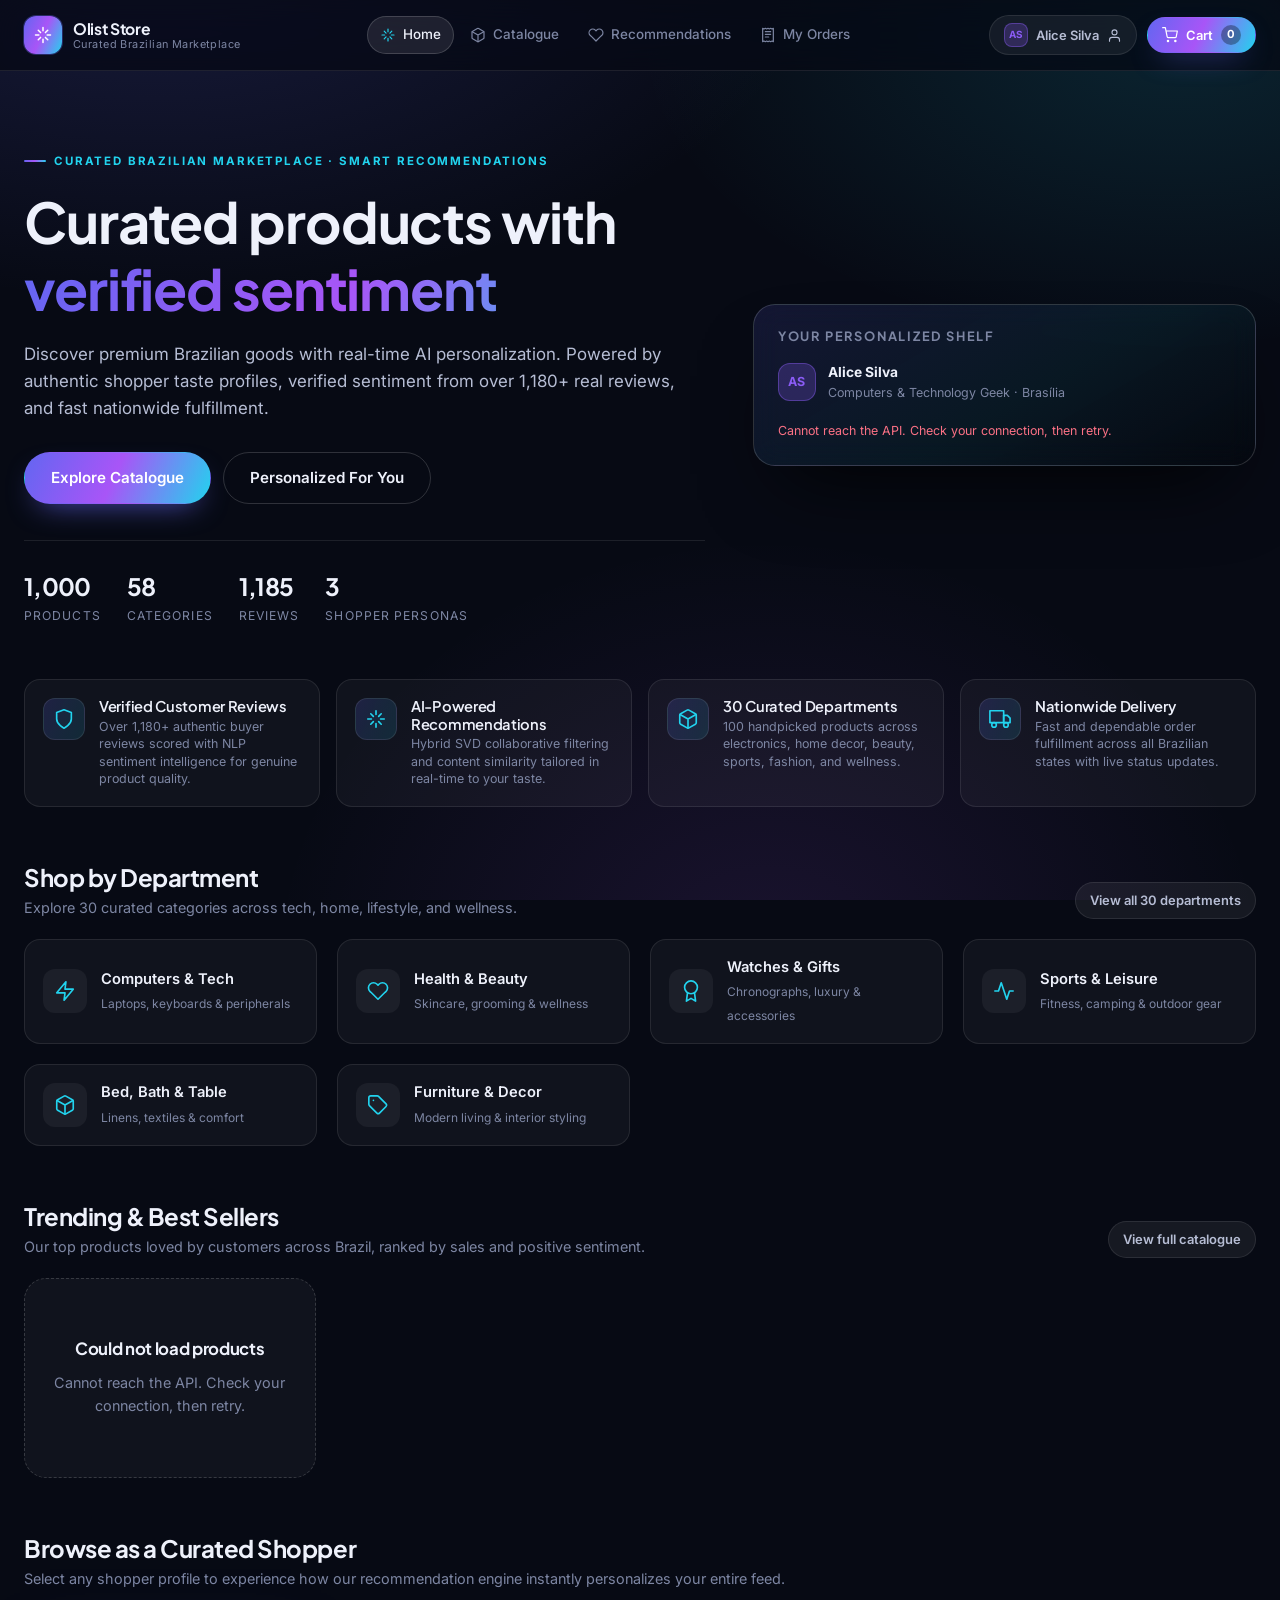
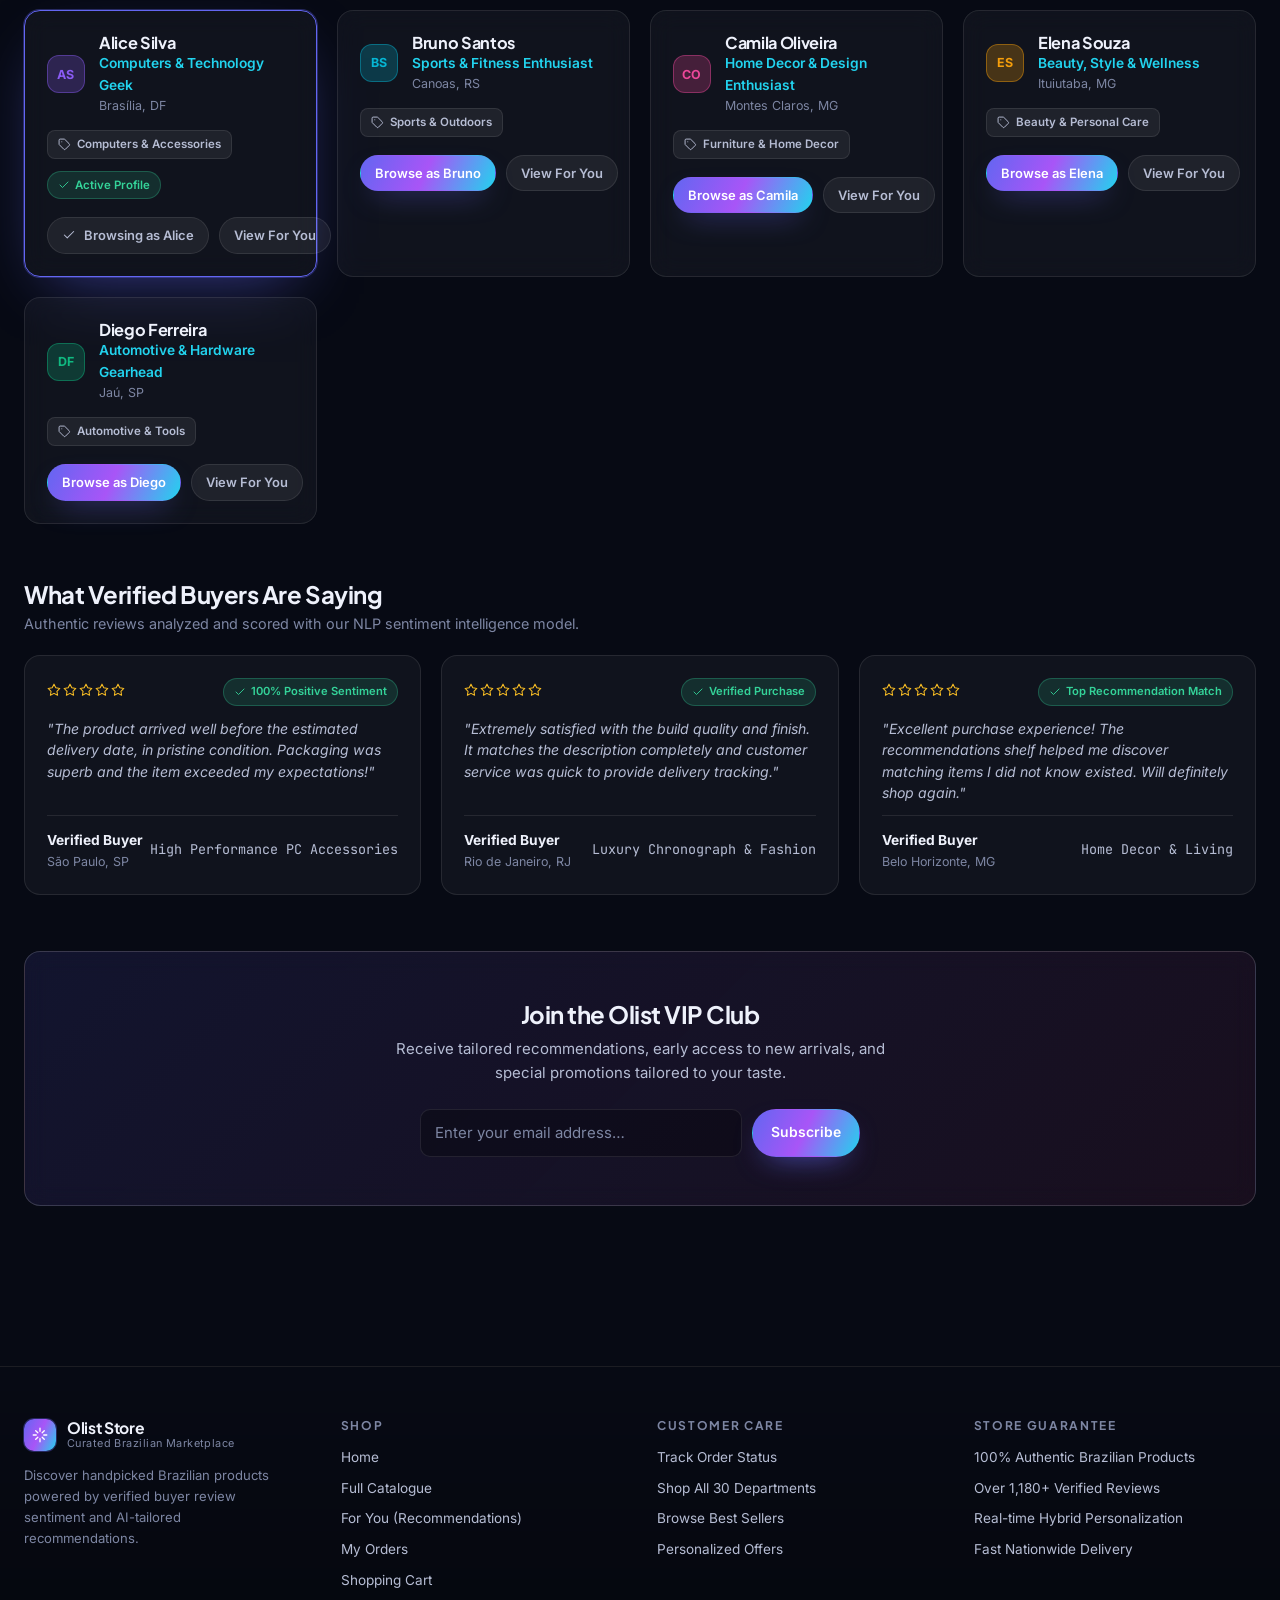
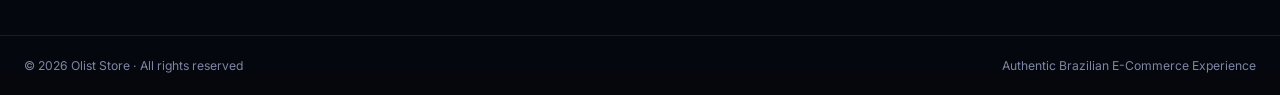
<file: Frontend/index.html>
<!DOCTYPE html>
<html lang="en">
<head>
  <meta charset="UTF-8">
  <meta name="viewport" content="width=device-width, initial-scale=1">
  <meta name="description" content="Discover handpicked Brazilian products powered by verified buyer review sentiment and AI-tailored recommendations.">
  <title>Olist Store · Curated Brazilian Marketplace</title>
  <link rel="preconnect" href="https://fonts.googleapis.com">
  <link rel="preconnect" href="https://fonts.gstatic.com" crossorigin>
  <link href="https://fonts.googleapis.com/css2?family=Inter:wght@300;400;500;600;700&family=Plus+Jakarta+Sans:wght@600;700;800&family=JetBrains+Mono:wght@400;500&display=swap" rel="stylesheet">
  <link rel="stylesheet" href="css/style.css">
</head>
<body>
  <main>
    <section class="hero">
      <div class="container hero__grid">
        <div>
          <p class="eyebrow">Curated Brazilian Marketplace · Smart Recommendations</p>
          <h1>
            <span>Curated products with</span>
            <span class="gradient-text">verified sentiment</span>
          </h1>
          <p class="lead">
            Discover premium Brazilian goods with real-time AI personalization. Powered by authentic
            shopper taste profiles, verified sentiment from over 1,180+ real reviews, and fast nationwide fulfillment.
          </p>
          <div class="hero__actions">
            <a class="btn btn--primary btn--lg" href="catalog.html" id="hero-cta">Explore Catalogue</a>
            <a class="btn btn--outline btn--lg" href="recommendations.html">Personalized For You</a>
          </div>
          <div class="hero__meta" id="hero-stats">
            <div><strong>—</strong><span>Products</span></div>
            <div><strong>—</strong><span>Categories</span></div>
            <div><strong>—</strong><span>Reviews</span></div>
            <div><strong>—</strong><span>Personas</span></div>
          </div>
        </div>

        <aside class="hero__panel" aria-labelledby="hero-panel-title">
          <h2 id="hero-panel-title">Your Personalized Shelf</h2>
          <div id="hero-persona" class="stack stack--sm"></div>
          <div id="hero-recs" class="stack stack--sm" style="margin-top:18px"></div>
        </aside>
      </div>
    </section>

    <div class="container">
      <!-- Trust & Value Props -->
      <section class="trust-grid" id="trust-props" aria-label="Store Guarantees"></section>

      <!-- Shop by Department / Featured Categories -->
      <section class="section" id="featured-categories-section">
        <div class="section-head">
          <div>
            <h2>Shop by Department</h2>
            <p>Explore 30 curated categories across tech, home, lifestyle, and wellness.</p>
          </div>
          <a class="btn btn--ghost btn--sm" href="catalog.html">View all 30 departments</a>
        </div>
        <div class="grid grid--3" id="category-grid"></div>
      </section>

      <!-- Trending & Best Sellers -->
      <section class="section" id="home-products-section">
        <div class="section-head">
          <div>
            <h2>Trending &amp; Best Sellers</h2>
            <p>Our top products loved by customers across Brazil, ranked by sales and positive sentiment.</p>
          </div>
          <a class="btn btn--ghost btn--sm" href="catalog.html?ordering=-total_purchases,id">View full catalogue</a>
        </div>
        <div class="grid grid--products" id="home-products"></div>
      </section>

      <!-- Shop by Shopper Profile -->
      <section class="section" id="personas-section">
        <div class="section-head">
          <div>
            <h2>Browse as a Curated Shopper</h2>
            <p>Select any shopper profile to experience how our recommendation engine instantly personalizes your entire feed.</p>
          </div>
        </div>
        <div class="grid grid--3" id="persona-cards"></div>
      </section>

      <!-- Verified Buyer Testimonials -->
      <section class="section" id="reviews-section">
        <div class="section-head">
          <div>
            <h2>What Verified Buyers Are Saying</h2>
            <p>Authentic reviews analyzed and scored with our NLP sentiment intelligence model.</p>
          </div>
        </div>
        <div class="grid grid--3" id="home-reviews"></div>
      </section>

      <!-- VIP Club / Newsletter Callout -->
      <section class="section">
        <div class="card card--pad" style="background: linear-gradient(135deg, rgba(99, 102, 241, 0.12), rgba(236, 72, 153, 0.08)); border-color: var(--border-strong); text-align: center; padding: 48px 24px;">
          <h2 style="font-size: 1.5rem; margin-bottom: 8px;">Join the Olist VIP Club</h2>
          <p class="text-soft" style="max-width: 520px; margin: 0 auto 24px;">
            Receive tailored recommendations, early access to new arrivals, and special promotions tailored to your taste.
          </p>
          <div style="display: flex; justify-content: center; gap: 10px; max-width: 440px; margin: 0 auto; flex-wrap: wrap;">
            <input type="email" class="input" placeholder="Enter your email address…" style="flex: 1; min-width: 220px;" aria-label="Email address">
            <button class="btn btn--primary" type="button" onclick="alert('Thank you for subscribing to Olist VIP!')">Subscribe</button>
          </div>
        </div>
      </section>
    </div>
  </main>

  <script type="module" src="js/pages/home.js?v=2"></script>
</body>
</html>
</file>
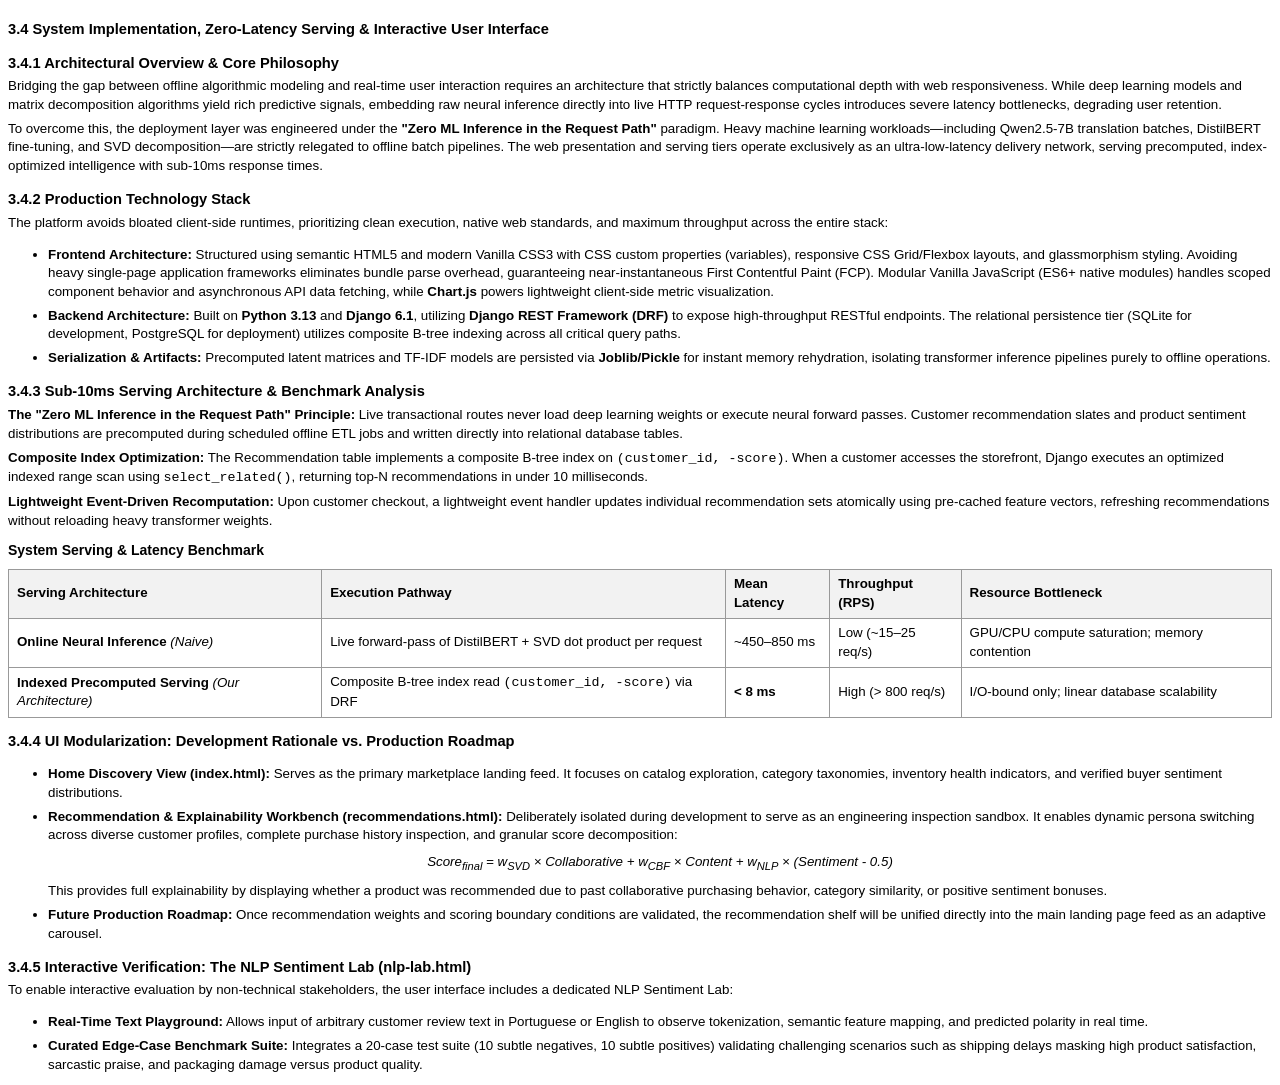
<file: presentation_slide_web_app.html>
<!DOCTYPE html>
<html>
<head>
<meta charset="utf-8">
<style>
  body {
    font-family: 'Calibri', 'Arial', sans-serif;
    font-size: 10pt;
    line-height: 1.4;
    color: #000000;
  }
  h3 {
    font-size: 11pt;
    font-weight: bold;
    margin-top: 14pt;
    margin-bottom: 4pt;
  }
  h4 {
    font-size: 11pt;
    font-weight: bold;
    margin-top: 10pt;
    margin-bottom: 3pt;
  }
  h5 {
    font-size: 10.5pt;
    font-weight: bold;
    margin-top: 8pt;
    margin-bottom: 2pt;
  }
  p, li {
    font-size: 10pt;
    margin-top: 2pt;
    margin-bottom: 4pt;
  }
  table {
    border-collapse: collapse;
    width: 100%;
    margin-top: 6pt;
    margin-bottom: 8pt;
    font-size: 10pt;
  }
  th, td {
    border: 1px solid #999999;
    padding: 4pt 6pt;
    text-align: left;
    font-size: 10pt;
  }
  th {
    background-color: #f2f2f2;
    font-weight: bold;
  }
  .formula {
    text-align: center;
    font-style: italic;
    font-size: 10pt;
    margin: 6pt 0;
  }
</style>
</head>
<body>

<h3>3.4 System Implementation, Zero-Latency Serving &amp; Interactive User Interface</h3>

<h4>3.4.1 Architectural Overview &amp; Core Philosophy</h4>
<p>Bridging the gap between offline algorithmic modeling and real-time user interaction requires an architecture that strictly balances computational depth with web responsiveness. While deep learning models and matrix decomposition algorithms yield rich predictive signals, embedding raw neural inference directly into live HTTP request-response cycles introduces severe latency bottlenecks, degrading user retention.</p>

<p>To overcome this, the deployment layer was engineered under the <strong>"Zero ML Inference in the Request Path"</strong> paradigm. Heavy machine learning workloads—including Qwen2.5-7B translation batches, DistilBERT fine-tuning, and SVD decomposition—are strictly relegated to offline batch pipelines. The web presentation and serving tiers operate exclusively as an ultra-low-latency delivery network, serving precomputed, index-optimized intelligence with sub-10ms response times.</p>

<h4>3.4.2 Production Technology Stack</h4>
<p>The platform avoids bloated client-side runtimes, prioritizing clean execution, native web standards, and maximum throughput across the entire stack:</p>
<ul>
  <li><strong>Frontend Architecture:</strong> Structured using semantic HTML5 and modern Vanilla CSS3 with CSS custom properties (variables), responsive CSS Grid/Flexbox layouts, and glassmorphism styling. Avoiding heavy single-page application frameworks eliminates bundle parse overhead, guaranteeing near-instantaneous First Contentful Paint (FCP). Modular Vanilla JavaScript (ES6+ native modules) handles scoped component behavior and asynchronous API data fetching, while <strong>Chart.js</strong> powers lightweight client-side metric visualization.</li>
  <li><strong>Backend Architecture:</strong> Built on <strong>Python 3.13</strong> and <strong>Django 6.1</strong>, utilizing <strong>Django REST Framework (DRF)</strong> to expose high-throughput RESTful endpoints. The relational persistence tier (SQLite for development, PostgreSQL for deployment) utilizes composite B-tree indexing across all critical query paths.</li>
  <li><strong>Serialization &amp; Artifacts:</strong> Precomputed latent matrices and TF-IDF models are persisted via <strong>Joblib/Pickle</strong> for instant memory rehydration, isolating transformer inference pipelines purely to offline operations.</li>
</ul>

<h4>3.4.3 Sub-10ms Serving Architecture &amp; Benchmark Analysis</h4>
<p><strong>The "Zero ML Inference in the Request Path" Principle:</strong> Live transactional routes never load deep learning weights or execute neural forward passes. Customer recommendation slates and product sentiment distributions are precomputed during scheduled offline ETL jobs and written directly into relational database tables.</p>

<p><strong>Composite Index Optimization:</strong> The Recommendation table implements a composite B-tree index on <code>(customer_id, -score)</code>. When a customer accesses the storefront, Django executes an optimized indexed range scan using <code>select_related()</code>, returning top-N recommendations in under 10 milliseconds.</p>

<p><strong>Lightweight Event-Driven Recomputation:</strong> Upon customer checkout, a lightweight event handler updates individual recommendation sets atomically using pre-cached feature vectors, refreshing recommendations without reloading heavy transformer weights.</p>

<h5>System Serving &amp; Latency Benchmark</h5>
<table>
  <thead>
    <tr>
      <th>Serving Architecture</th>
      <th>Execution Pathway</th>
      <th>Mean Latency</th>
      <th>Throughput (RPS)</th>
      <th>Resource Bottleneck</th>
    </tr>
  </thead>
  <tbody>
    <tr>
      <td><strong>Online Neural Inference</strong> <em>(Naive)</em></td>
      <td>Live forward-pass of DistilBERT + SVD dot product per request</td>
      <td>~450–850 ms</td>
      <td>Low (~15–25 req/s)</td>
      <td>GPU/CPU compute saturation; memory contention</td>
    </tr>
    <tr>
      <td><strong>Indexed Precomputed Serving</strong> <em>(Our Architecture)</em></td>
      <td>Composite B-tree index read <code>(customer_id, -score)</code> via DRF</td>
      <td><strong>&lt; 8 ms</strong></td>
      <td>High (&gt; 800 req/s)</td>
      <td>I/O-bound only; linear database scalability</td>
    </tr>
  </tbody>
</table>

<h4>3.4.4 UI Modularization: Development Rationale vs. Production Roadmap</h4>
<ul>
  <li><strong>Home Discovery View (index.html):</strong> Serves as the primary marketplace landing feed. It focuses on catalog exploration, category taxonomies, inventory health indicators, and verified buyer sentiment distributions.</li>
  <li><strong>Recommendation &amp; Explainability Workbench (recommendations.html):</strong> Deliberately isolated during development to serve as an engineering inspection sandbox. It enables dynamic persona switching across diverse customer profiles, complete purchase history inspection, and granular score decomposition:
    <div class="formula">
      Score<sub>final</sub> = w<sub>SVD</sub> &times; Collaborative + w<sub>CBF</sub> &times; Content + w<sub>NLP</sub> &times; (Sentiment - 0.5)
    </div>
    This provides full explainability by displaying whether a product was recommended due to past collaborative purchasing behavior, category similarity, or positive sentiment bonuses.
  </li>
  <li><strong>Future Production Roadmap:</strong> Once recommendation weights and scoring boundary conditions are validated, the recommendation shelf will be unified directly into the main landing page feed as an adaptive carousel.</li>
</ul>

<h4>3.4.5 Interactive Verification: The NLP Sentiment Lab (nlp-lab.html)</h4>
<p>To enable interactive evaluation by non-technical stakeholders, the user interface includes a dedicated NLP Sentiment Lab:</p>
<ul>
  <li><strong>Real-Time Text Playground:</strong> Allows input of arbitrary customer review text in Portuguese or English to observe tokenization, semantic feature mapping, and predicted polarity in real time.</li>
  <li><strong>Curated Edge-Case Benchmark Suite:</strong> Integrates a 20-case test suite (10 subtle negatives, 10 subtle positives) validating challenging scenarios such as shipping delays masking high product satisfaction, sarcastic praise, and packaging damage versus product quality.</li>
</ul>

</body>
</html>
</file>
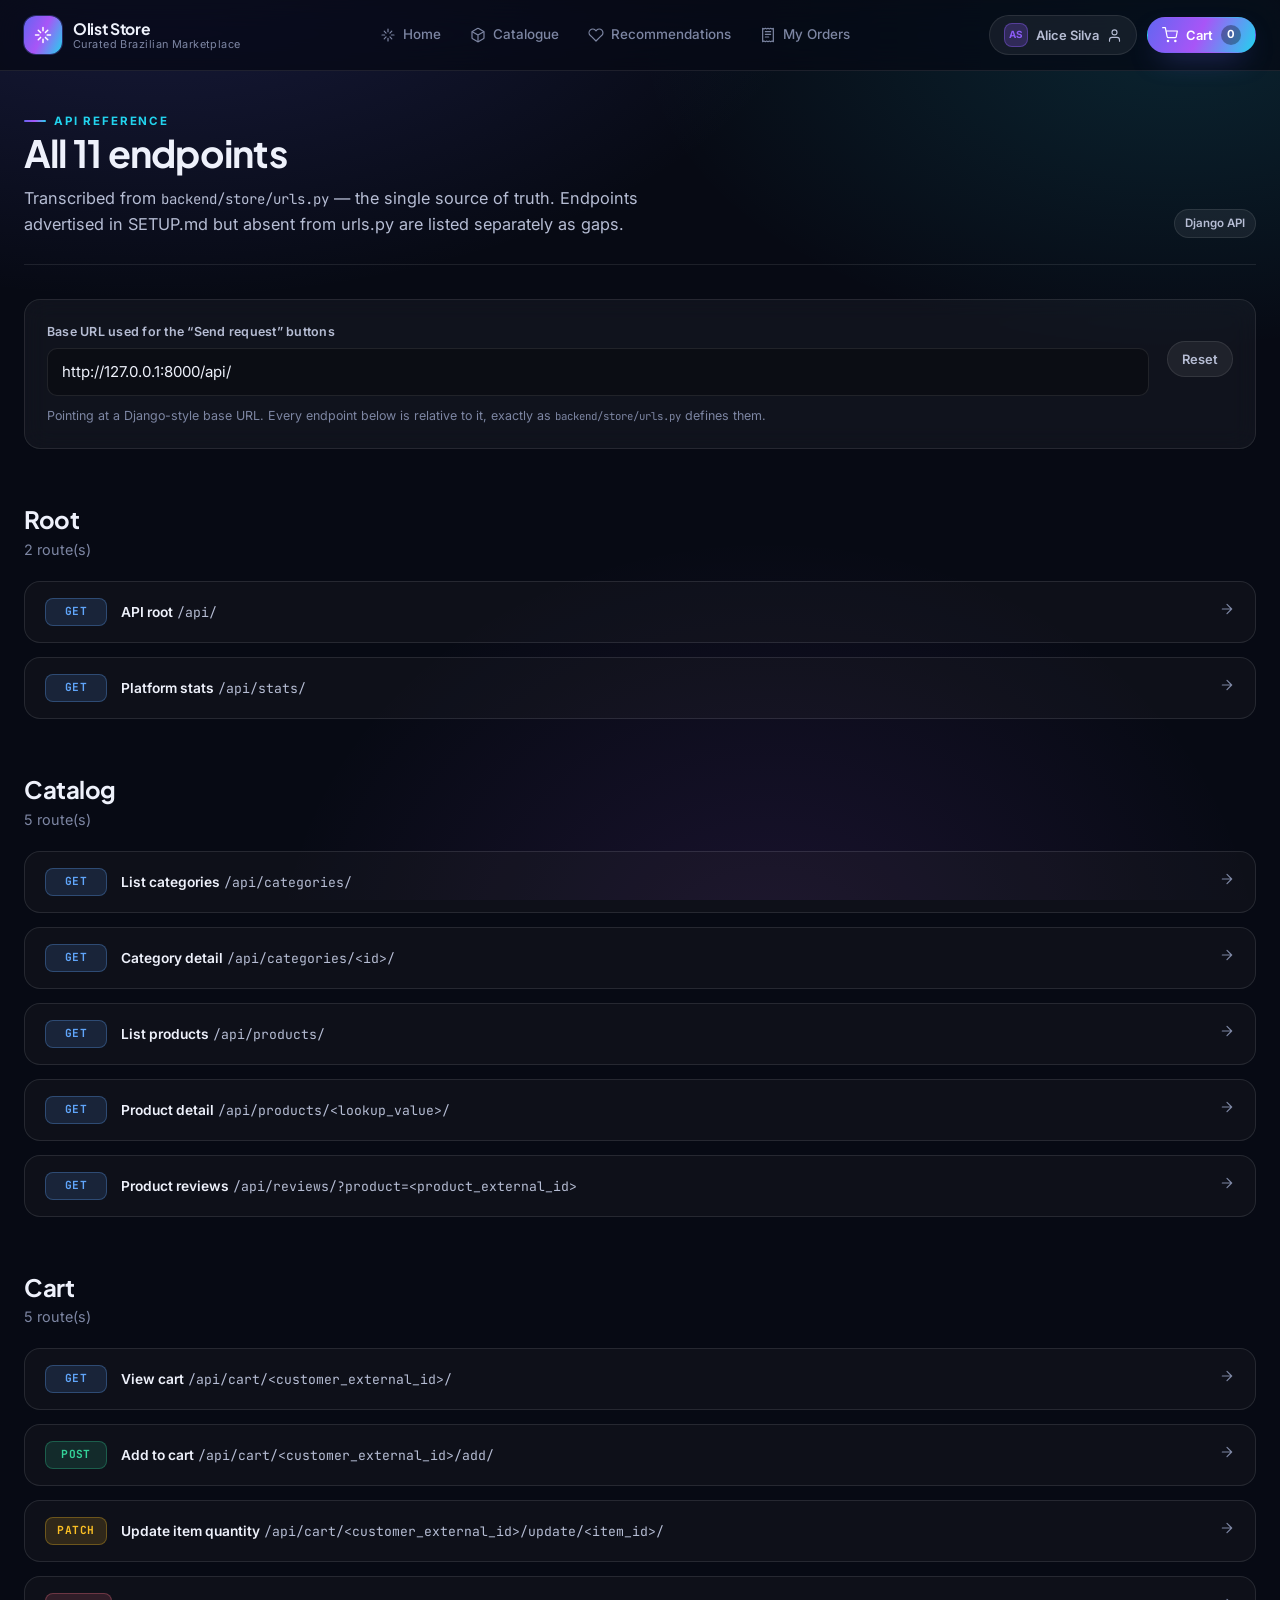
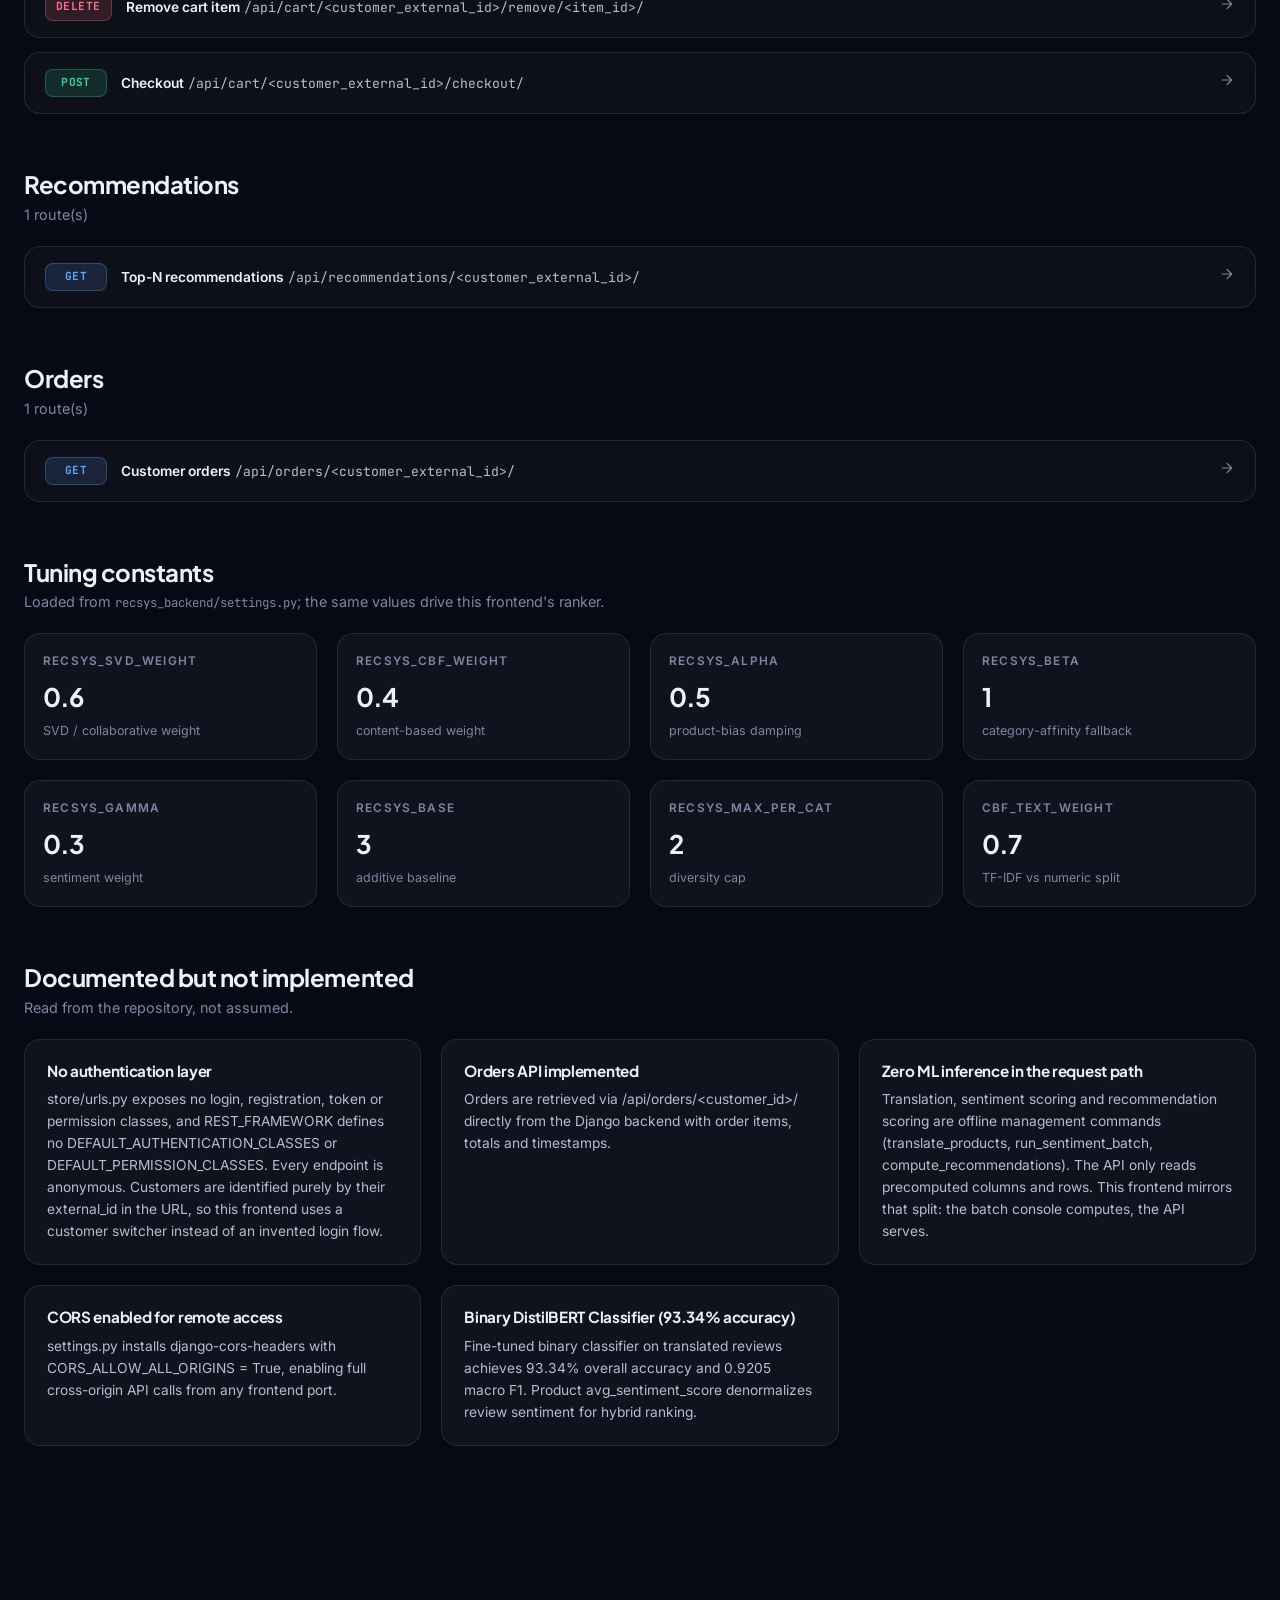
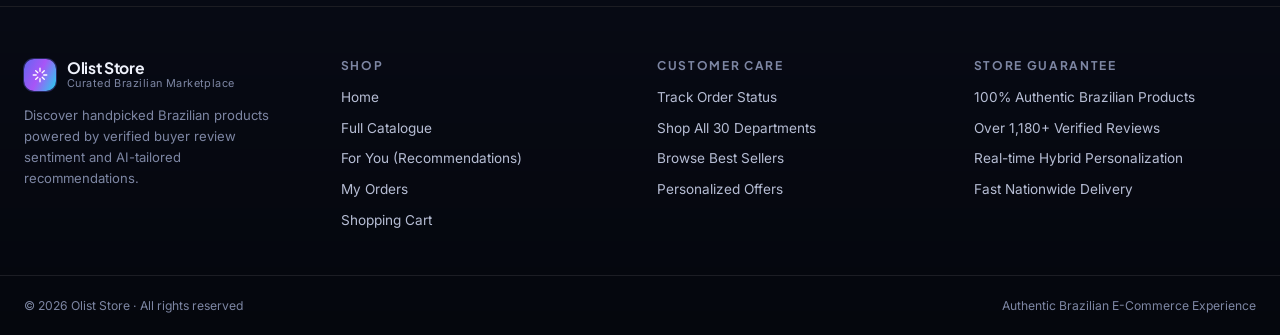
<file: Frontend/api-reference.html>
<!DOCTYPE html>
<html lang="en">
<head>
  <meta charset="UTF-8">
  <meta name="viewport" content="width=device-width, initial-scale=1">
  <meta name="description" content="Complete reference for the 11 real endpoints in the Olist recommendation backend, with live request testing.">
  <title>API Reference · Olist Recommender</title>
  <link rel="preconnect" href="https://fonts.googleapis.com">
  <link rel="preconnect" href="https://fonts.gstatic.com" crossorigin>
  <link href="https://fonts.googleapis.com/css2?family=Inter:wght@300;400;500;600;700&family=Plus+Jakarta+Sans:wght@600;700;800&family=JetBrains+Mono:wght@400;500&display=swap" rel="stylesheet">
  <link rel="stylesheet" href="css/style.css">
</head>
<body>
  <main>
    <div class="container">
      <header class="page-head">
        <div>
          <p class="eyebrow">API reference</p>
          <h1>All 11 endpoints</h1>
          <p class="lead">
            Transcribed from <code>backend/store/urls.py</code> — the single source of truth.
            Endpoints advertised in SETUP.md but absent from urls.py are listed separately as gaps.
          </p>
        </div>
        <div class="page-head__actions">
          <span class="pill pill--ghost" id="api-base-pill"></span>
        </div>
      </header>

      <section class="section--tight">
        <div class="card card--pad">
          <div class="row row--wrap" style="gap:18px">
            <div class="field" style="flex:1;min-width:240px">
              <label for="base-input">Base URL used for the “Send request” buttons</label>
              <input class="input" id="base-input" type="text" spellcheck="false">
            </div>
            <button class="btn btn--ghost btn--sm" type="button" id="reset-base">Reset</button>
          </div>
          <p class="text-xs text-dim" style="margin-top:10px" id="base-note"></p>
        </div>
      </section>

      <section class="section" id="endpoint-list"></section>

      <section class="section">
        <div class="section-head">
          <div><h2>Documented but not implemented</h2><p>Read from the repository, not assumed.</p></div>
        </div>
        <div class="grid grid--2" id="gaps"></div>
      </section>
    </div>
  </main>

  <script type="module" src="js/pages/api-reference.js"></script>
</body>
</html>
</file>
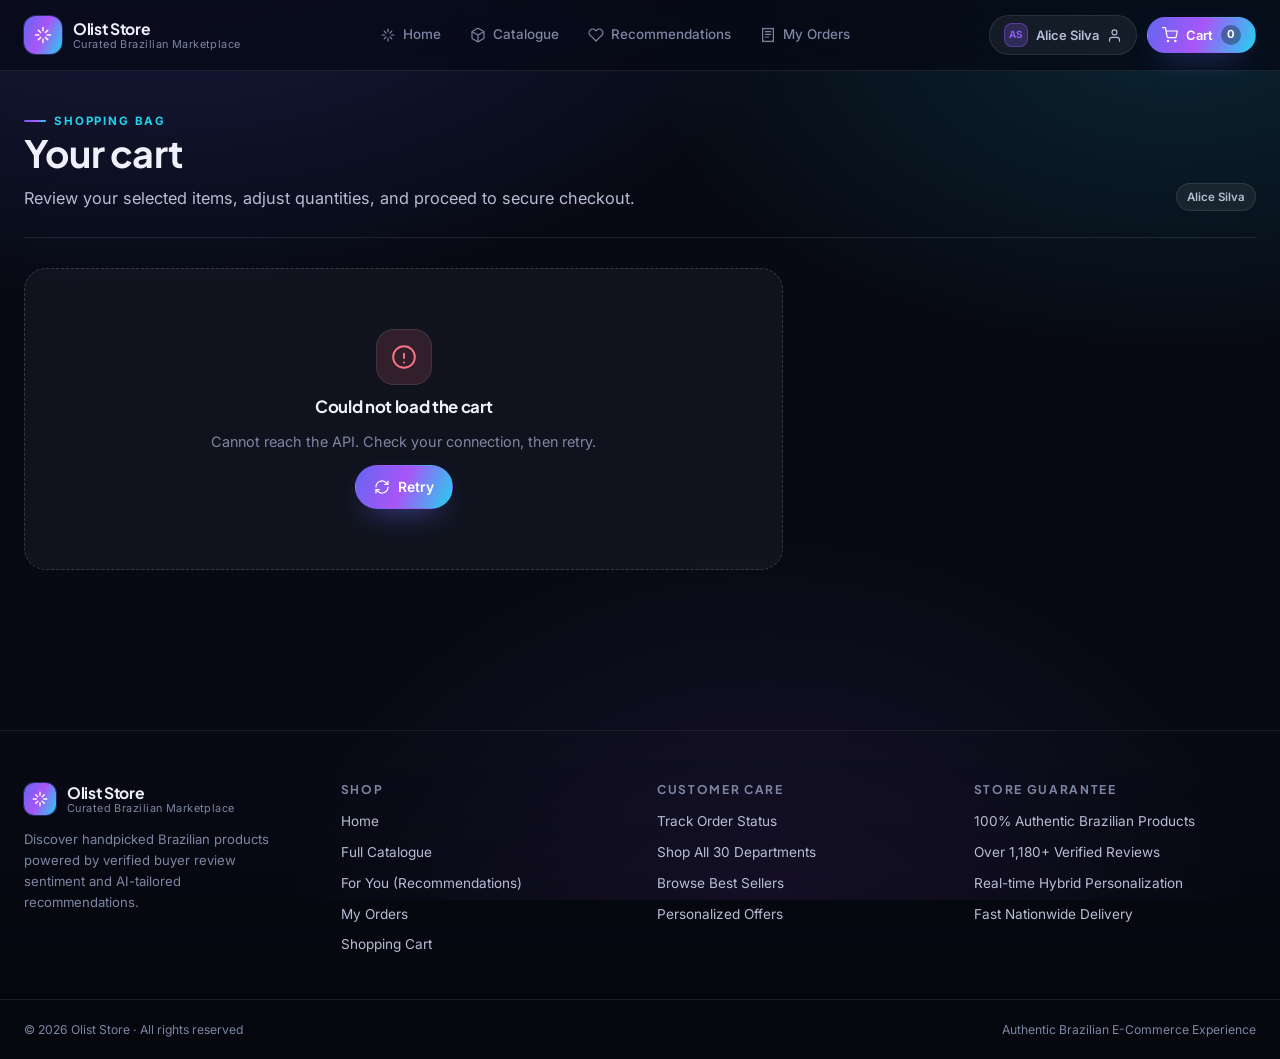
<file: Frontend/cart.html>
<!DOCTYPE html>
<html lang="en">
<head>
  <meta charset="UTF-8">
  <meta name="viewport" content="width=device-width, initial-scale=1">
  <meta name="description" content="View and manage items in your shopping cart on Olist Store.">
  <title>Shopping Cart · Olist Store</title>
  <link rel="preconnect" href="https://fonts.googleapis.com">
  <link rel="preconnect" href="https://fonts.gstatic.com" crossorigin>
  <link href="https://fonts.googleapis.com/css2?family=Inter:wght@300;400;500;600;700&family=Plus+Jakarta+Sans:wght@600;700;800&family=JetBrains+Mono:wght@400;500&display=swap" rel="stylesheet">
  <link rel="stylesheet" href="css/style.css">
</head>
<body>
  <main>
    <div class="container">
      <header class="page-head">
        <div>
          <p class="eyebrow">Shopping Bag</p>
          <h1>Your cart</h1>
          <p class="lead">
            Review your selected items, adjust quantities, and proceed to secure checkout.
          </p>
        </div>
        <div class="page-head__actions">
          <span class="pill pill--ghost" id="cart-customer"></span>
        </div>
      </header>

      <section class="cart-layout" aria-live="polite">
        <div id="cart-items"></div>
        <aside id="cart-summary"></aside>
      </section>
    </div>
  </main>

  <script type="module" src="js/pages/cart.js?v=2"></script>
</body>
</html>
</file>
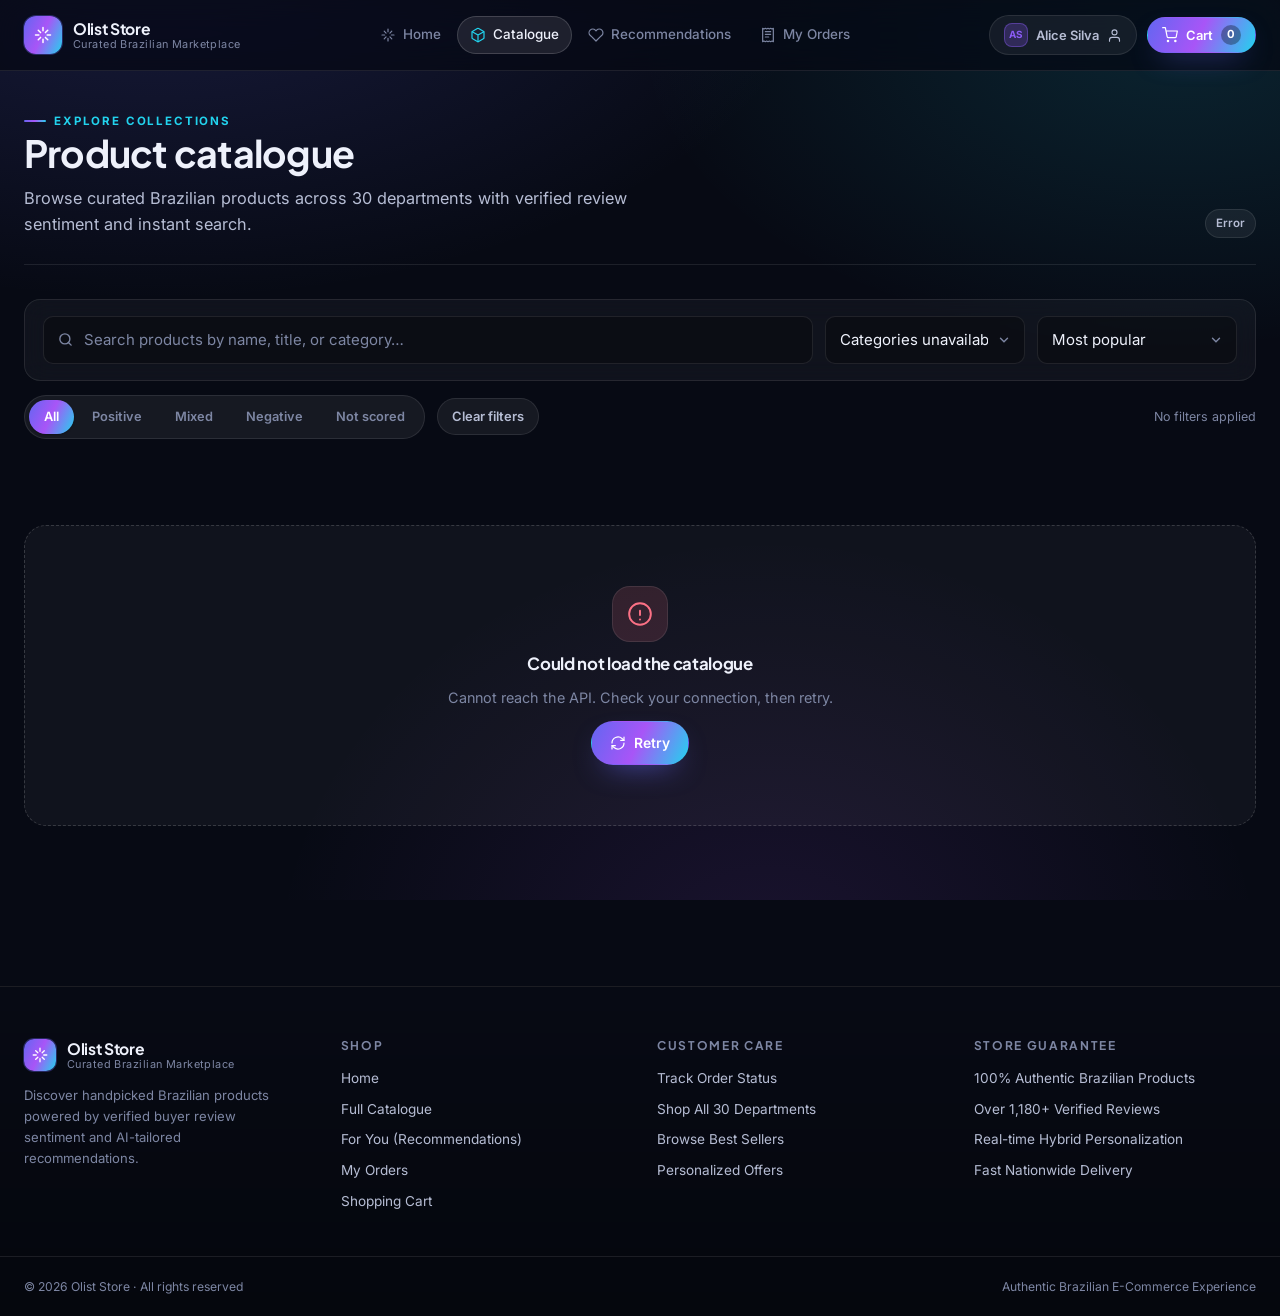
<file: Frontend/catalog.html>
<!DOCTYPE html>
<html lang="en">
<head>
  <meta charset="UTF-8">
  <meta name="viewport" content="width=device-width, initial-scale=1">
  <meta name="description" content="Browse curated Brazilian products across 30 departments on Olist Store.">
  <title>Catalogue · Olist Store</title>
  <link rel="preconnect" href="https://fonts.googleapis.com">
  <link rel="preconnect" href="https://fonts.gstatic.com" crossorigin>
  <link href="https://fonts.googleapis.com/css2?family=Inter:wght@300;400;500;600;700&family=Plus+Jakarta+Sans:wght@600;700;800&family=JetBrains+Mono:wght@400;500&display=swap" rel="stylesheet">
  <link rel="stylesheet" href="css/style.css">
</head>
<body>
  <main>
    <div class="container">
      <header class="page-head">
        <div>
          <p class="eyebrow">Explore Collections</p>
          <h1>Product catalogue</h1>
          <p class="lead">
            Browse curated Brazilian products across 30 departments with verified review sentiment and instant search.
          </p>
        </div>
        <div class="page-head__actions">
          <span class="pill pill--ghost" id="result-count">Loading…</span>
        </div>
      </header>

      <section class="section--tight" aria-label="Filters">
        <div class="filter-bar">
          <input class="input input--search" type="search" id="search-input"
                 placeholder="Search products by name, title, or category…" aria-label="Search products">
          <select class="select" id="category-select" aria-label="Filter by category">
            <option value="">All categories</option>
          </select>
          <select class="select" id="ordering-select" aria-label="Order results">
            <option value="-total_purchases,id">Most popular</option>
            <option value="-avg_sentiment_score">Top review sentiment</option>
            <option value="price">Price: low to high</option>
            <option value="-price">Price: high to low</option>
            <option value="id">Featured</option>
          </select>
        </div>
        <div class="row row--wrap" style="margin-top:14px">
          <div class="segmented" id="sentiment-filter" role="group" aria-label="Filter by sentiment">
            <button type="button" data-tone="all" class="is-active">All</button>
            <button type="button" data-tone="positive">Positive</button>
            <button type="button" data-tone="mixed">Mixed</button>
            <button type="button" data-tone="negative">Negative</button>
            <button type="button" data-tone="none">Not scored</button>
          </div>
          <button class="btn btn--ghost btn--sm" type="button" id="clear-filters">Clear filters</button>
          <span class="spacer"></span>
          <span class="text-xs text-dim" id="filter-summary"></span>
        </div>
      </section>

      <section class="section" id="catalog-section" aria-live="polite">
        <div class="grid grid--products" id="product-grid"></div>
        <div id="catalog-footer" style="margin-top:30px"></div>
      </section>
    </div>
  </main>

  <script type="module" src="js/pages/catalog.js?v=2"></script>
</body>
</html>
</file>
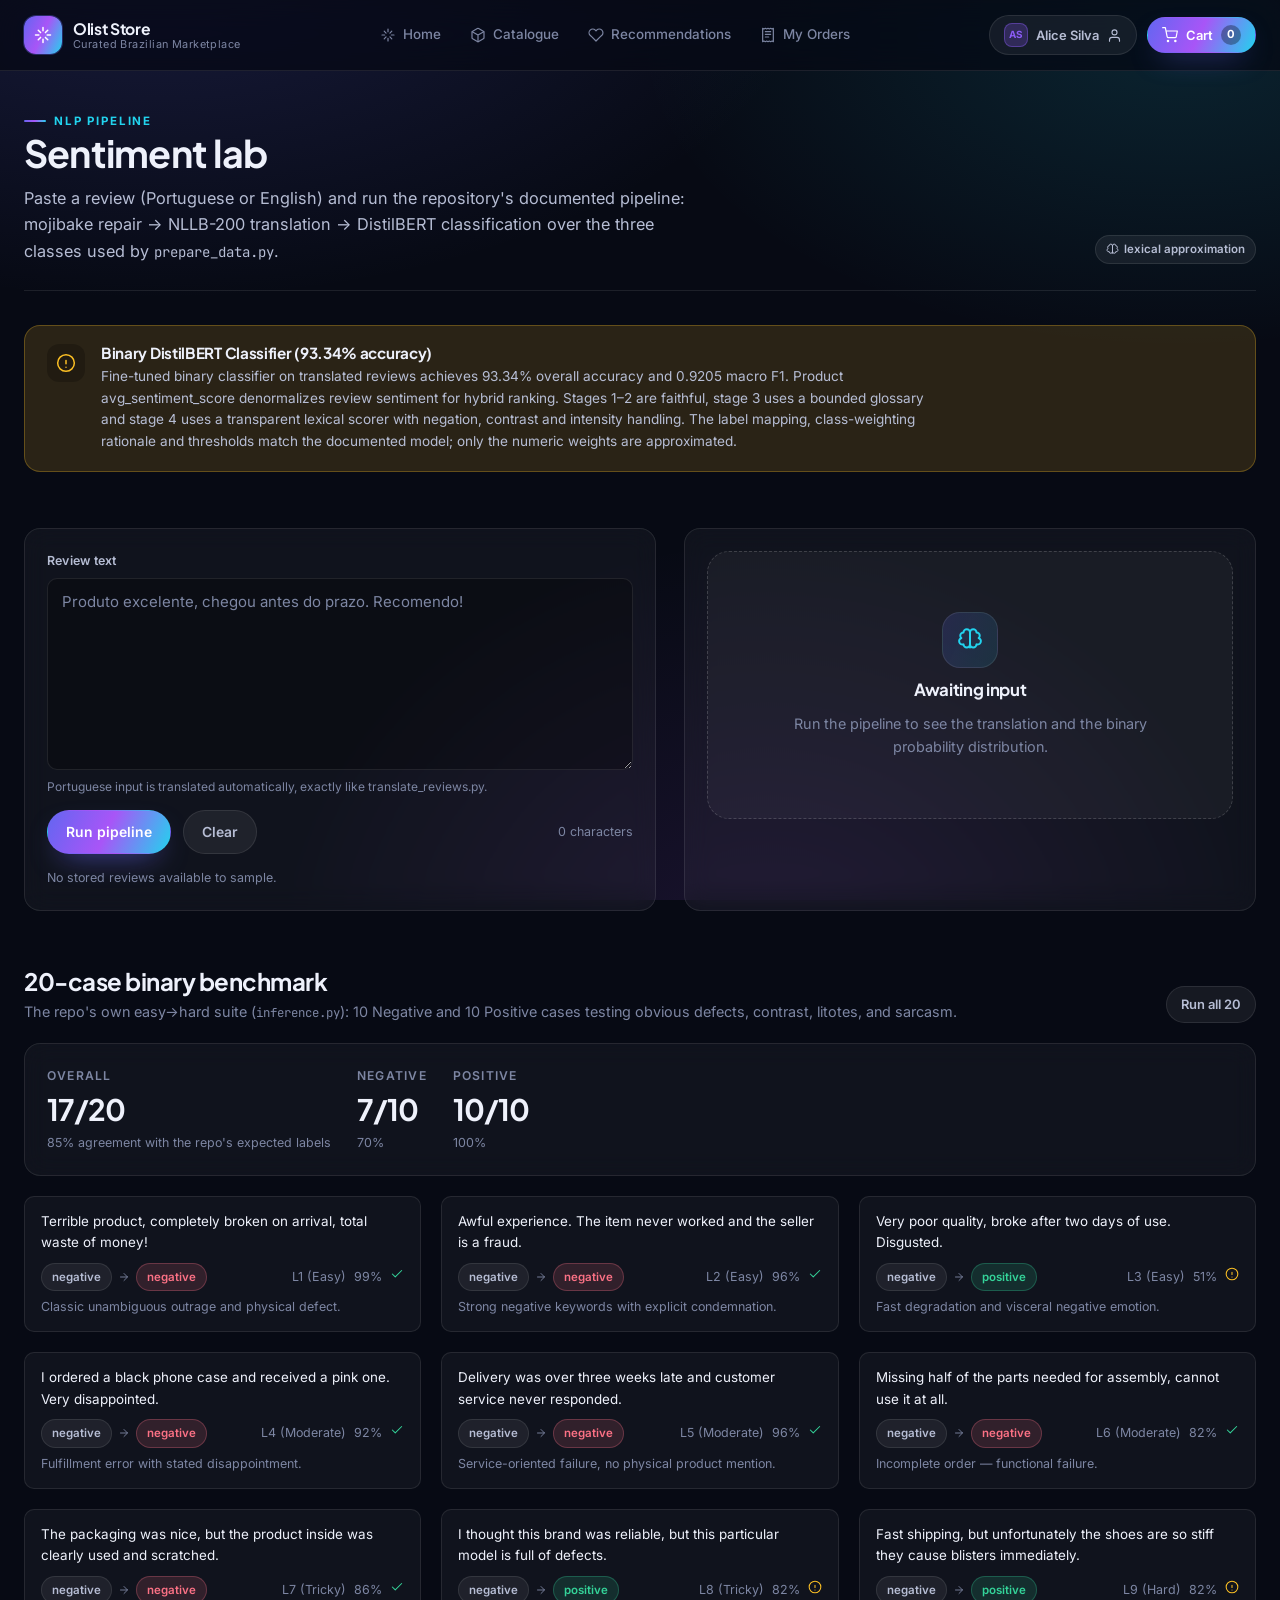
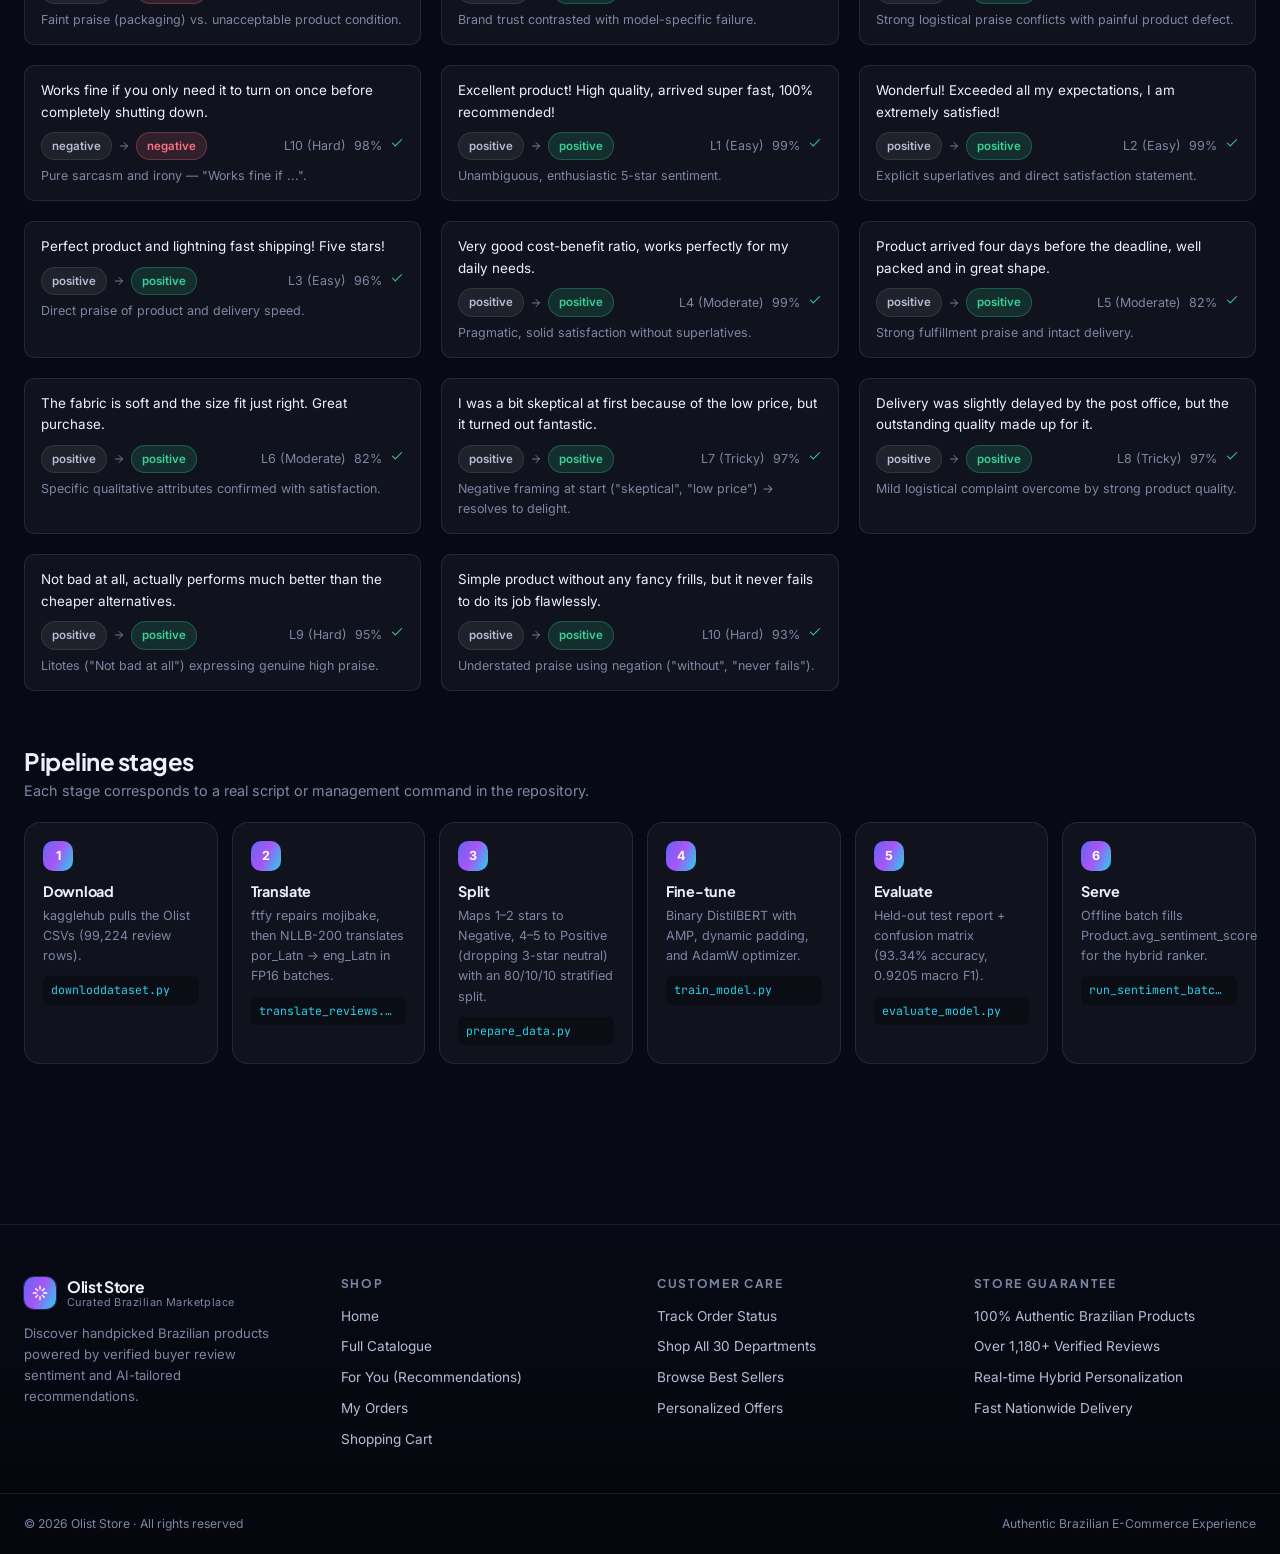
<file: Frontend/nlp-lab.html>
<!DOCTYPE html>
<html lang="en">
<head>
  <meta charset="UTF-8">
  <meta name="viewport" content="width=device-width, initial-scale=1">
  <meta name="description" content="Interactive NLP sentiment lab — run the documented pipeline on review text and inspect the 3-class probability split.">
  <title>NLP Lab · Olist Recommender</title>
  <link rel="preconnect" href="https://fonts.googleapis.com">
  <link rel="preconnect" href="https://fonts.gstatic.com" crossorigin>
  <link href="https://fonts.googleapis.com/css2?family=Inter:wght@300;400;500;600;700&family=Plus+Jakarta+Sans:wght@600;700;800&family=JetBrains+Mono:wght@400;500&display=swap" rel="stylesheet">
  <link rel="stylesheet" href="css/style.css">
</head>
<body>
  <main>
    <div class="container">
      <header class="page-head">
        <div>
          <p class="eyebrow">NLP pipeline</p>
          <h1>Sentiment lab</h1>
          <p class="lead">
            Paste a review (Portuguese or English) and run the repository's documented pipeline:
            mojibake repair → NLLB-200 translation → DistilBERT classification over the three
            classes used by <code>prepare_data.py</code>.
          </p>
        </div>
        <div class="page-head__actions">
          <span class="pill pill--ghost" id="nlp-mode"></span>
        </div>
      </header>

      <section class="section--tight">
        <div id="nlp-limitation"></div>
      </section>

      <section class="split split--detail section">
        <div class="card card--pad">
          <div class="stack">
            <div class="field">
              <label for="review-input">Review text</label>
              <textarea class="textarea" id="review-input" rows="7"
                placeholder="Produto excelente, chegou antes do prazo. Recomendo!"></textarea>
              <span class="field__hint" id="lang-hint"></span>
            </div>
            <div class="row row--wrap">
              <button class="btn btn--primary" type="button" id="run-btn">Run pipeline</button>
              <button class="btn btn--ghost" type="button" id="clear-btn">Clear</button>
              <span class="spacer"></span>
              <span class="text-xs text-dim" id="char-count">0 characters</span>
            </div>
            <div class="stack stack--sm" id="sample-reviews"></div>
          </div>
        </div>

        <div class="card card--pad">
          <div id="nlp-result" class="prediction">
            <div class="state state--empty">
              <span class="state__icon">◐</span>
              <h3 class="state__title">Awaiting input</h3>
              <p class="state__body">Run the pipeline to see the translation and the binary probability distribution.</p>
            </div>
          </div>
        </div>
      </section>

      <section class="section">
        <div class="section-head">
          <div><h2>20-case binary benchmark</h2><p>The repo's own easy→hard suite (<code>inference.py</code>): 10 Negative and 10 Positive cases testing obvious defects, contrast, litotes, and sarcasm.</p></div>
          <button class="btn btn--ghost btn--sm" type="button" id="run-benchmark">Run all 20</button>
        </div>
        <div class="grid grid--2" id="benchmark-grid"></div>
      </section>

      <section class="section">
        <div class="section-head">
          <div><h2>Pipeline stages</h2><p>Each stage corresponds to a real script or management command in the repository.</p></div>
        </div>
        <div class="pipeline" id="nlp-pipeline"></div>
      </section>
    </div>
  </main>

  <script type="module" src="js/pages/nlp-lab.js"></script>
</body>
</html>
</file>
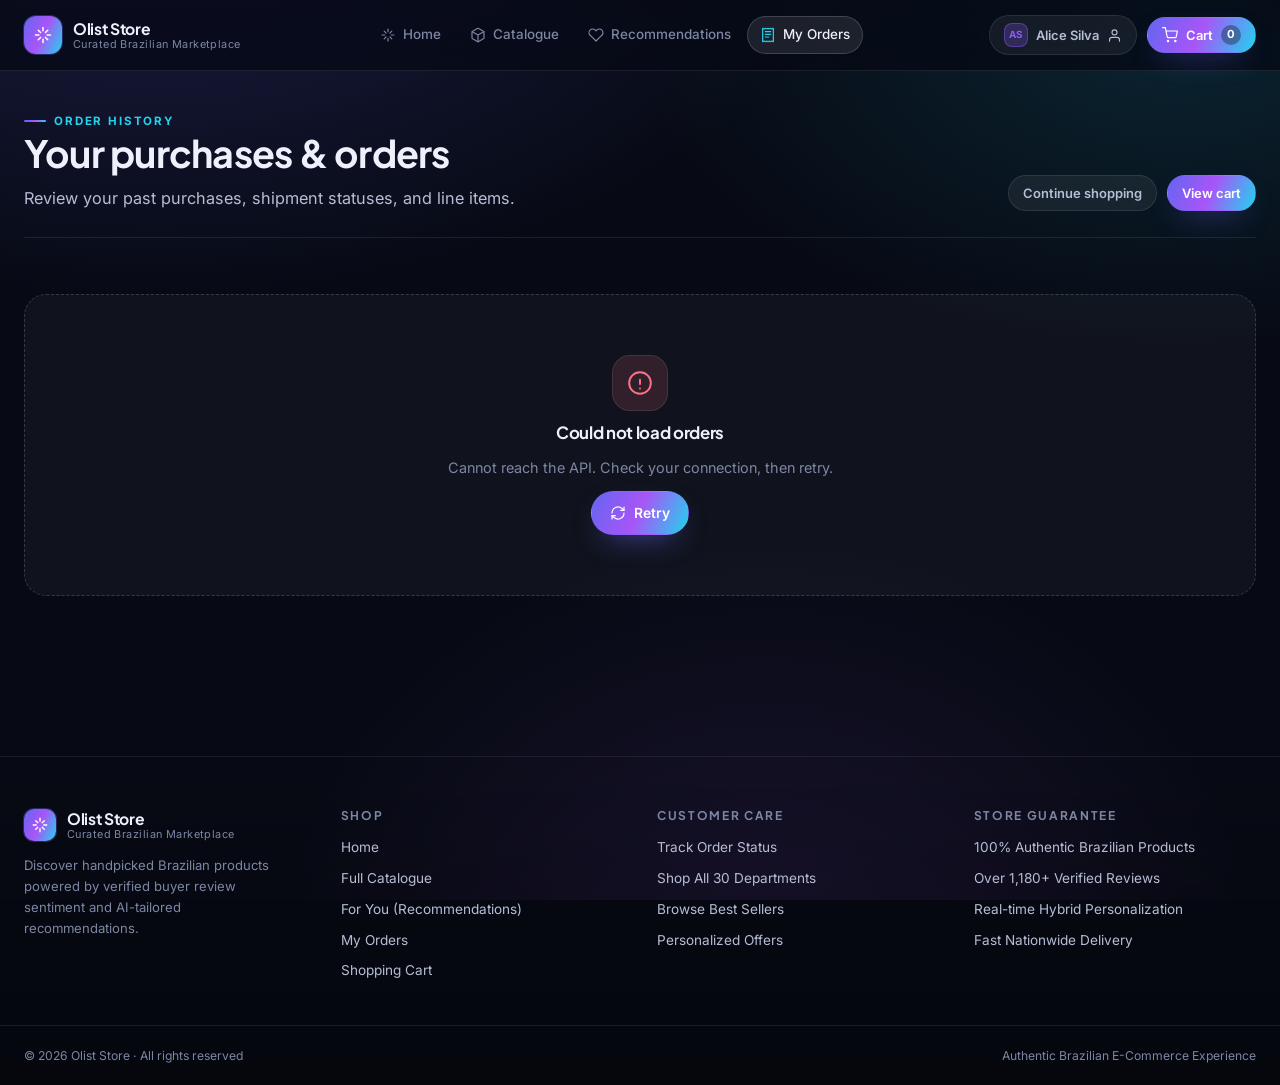
<file: Frontend/orders.html>
<!DOCTYPE html>
<html lang="en">
<head>
  <meta charset="UTF-8">
  <meta name="viewport" content="width=device-width, initial-scale=1">
  <meta name="description" content="View and track your past orders and purchases on Olist Store.">
  <title>My Orders · Olist Store</title>
  <link rel="preconnect" href="https://fonts.googleapis.com">
  <link rel="preconnect" href="https://fonts.gstatic.com" crossorigin>
  <link href="https://fonts.googleapis.com/css2?family=Inter:wght@300;400;500;600;700&family=Plus+Jakarta+Sans:wght@600;700;800&family=JetBrains+Mono:wght@400;500&display=swap" rel="stylesheet">
  <link rel="stylesheet" href="css/style.css">
</head>
<body>
  <main>
    <div class="container">
      <header class="page-head">
        <div>
          <p class="eyebrow">Order History</p>
          <h1>Your purchases &amp; orders</h1>
          <p class="lead">
            Review your past purchases, shipment statuses, and line items.
          </p>
        </div>
        <div class="page-head__actions">
          <a class="btn btn--ghost btn--sm" href="catalog.html">Continue shopping</a>
          <a class="btn btn--primary btn--sm" href="cart.html">View cart</a>
        </div>
      </header>

      <section id="orders-section" class="section" aria-live="polite"></section>
    </div>
  </main>

  <script type="module" src="js/pages/orders.js?v=2"></script>
</body>
</html>
</file>
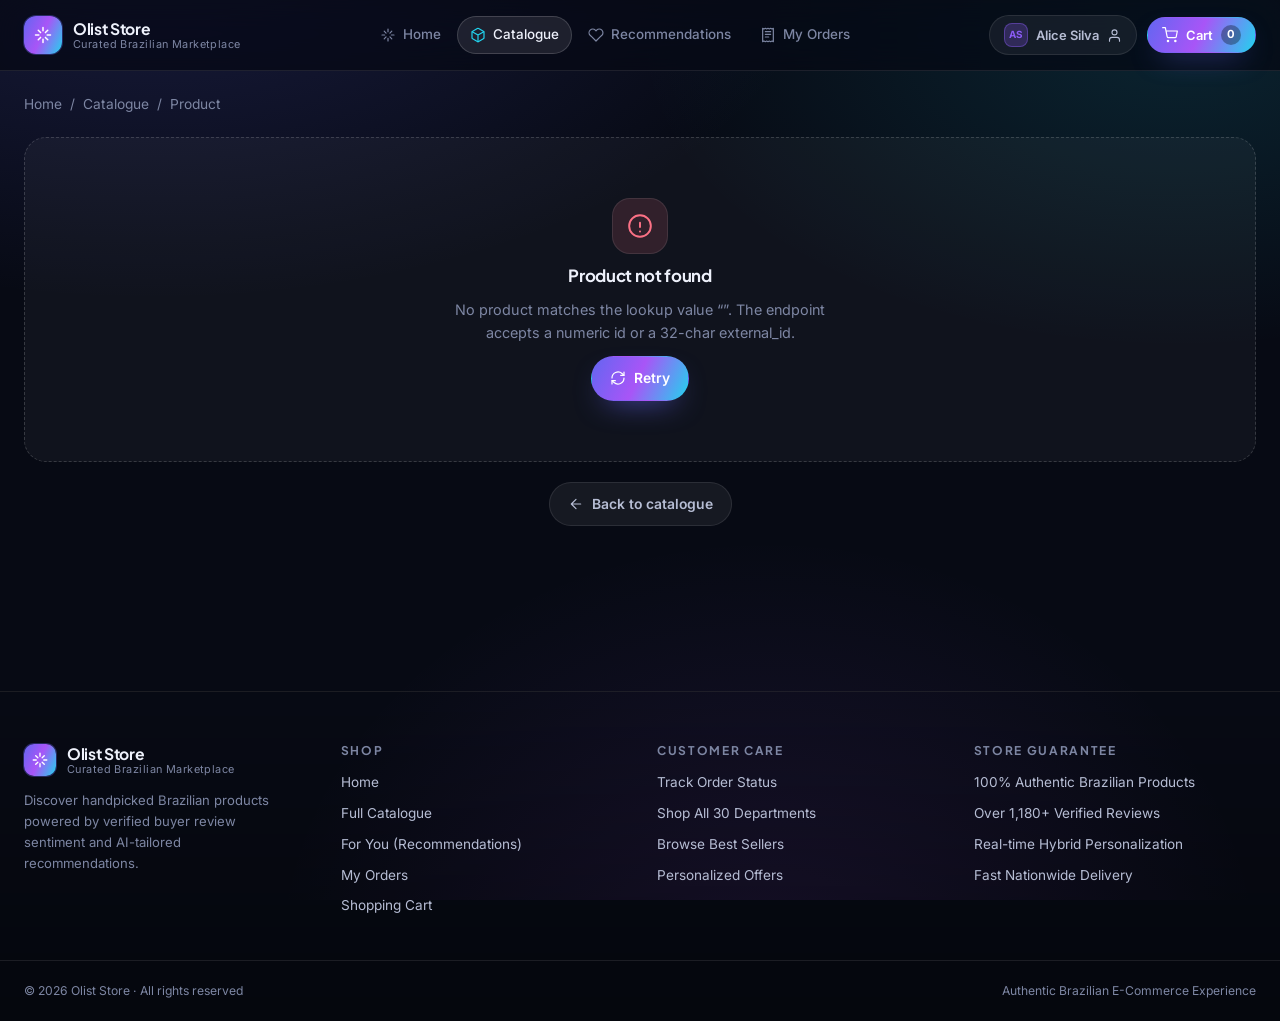
<file: Frontend/product.html>
<!DOCTYPE html>
<html lang="en">
<head>
  <meta charset="UTF-8">
  <meta name="viewport" content="width=device-width, initial-scale=1">
  <meta name="description" content="View product specifications, verified customer review sentiment, and shipping details on Olist Store.">
  <title>Product Details · Olist Store</title>
  <link rel="preconnect" href="https://fonts.googleapis.com">
  <link rel="preconnect" href="https://fonts.gstatic.com" crossorigin>
  <link href="https://fonts.googleapis.com/css2?family=Inter:wght@300;400;500;600;700&family=Plus+Jakarta+Sans:wght@600;700;800&family=JetBrains+Mono:wght@400;500&display=swap" rel="stylesheet">
  <link rel="stylesheet" href="css/style.css">
</head>
<body>
  <main>
    <div class="container">
      <nav class="row text-sm text-dim" style="padding-top:22px;gap:8px" aria-label="Breadcrumb">
        <a href="index.html">Home</a><span>/</span>
        <a href="catalog.html">Catalogue</a><span>/</span>
        <span id="crumb-current">Product</span>
      </nav>
      <div id="product-detail" style="margin-top:22px"></div>
    </div>
  </main>

  <script type="module" src="js/pages/product.js?v=2"></script>
</body>
</html>
</file>
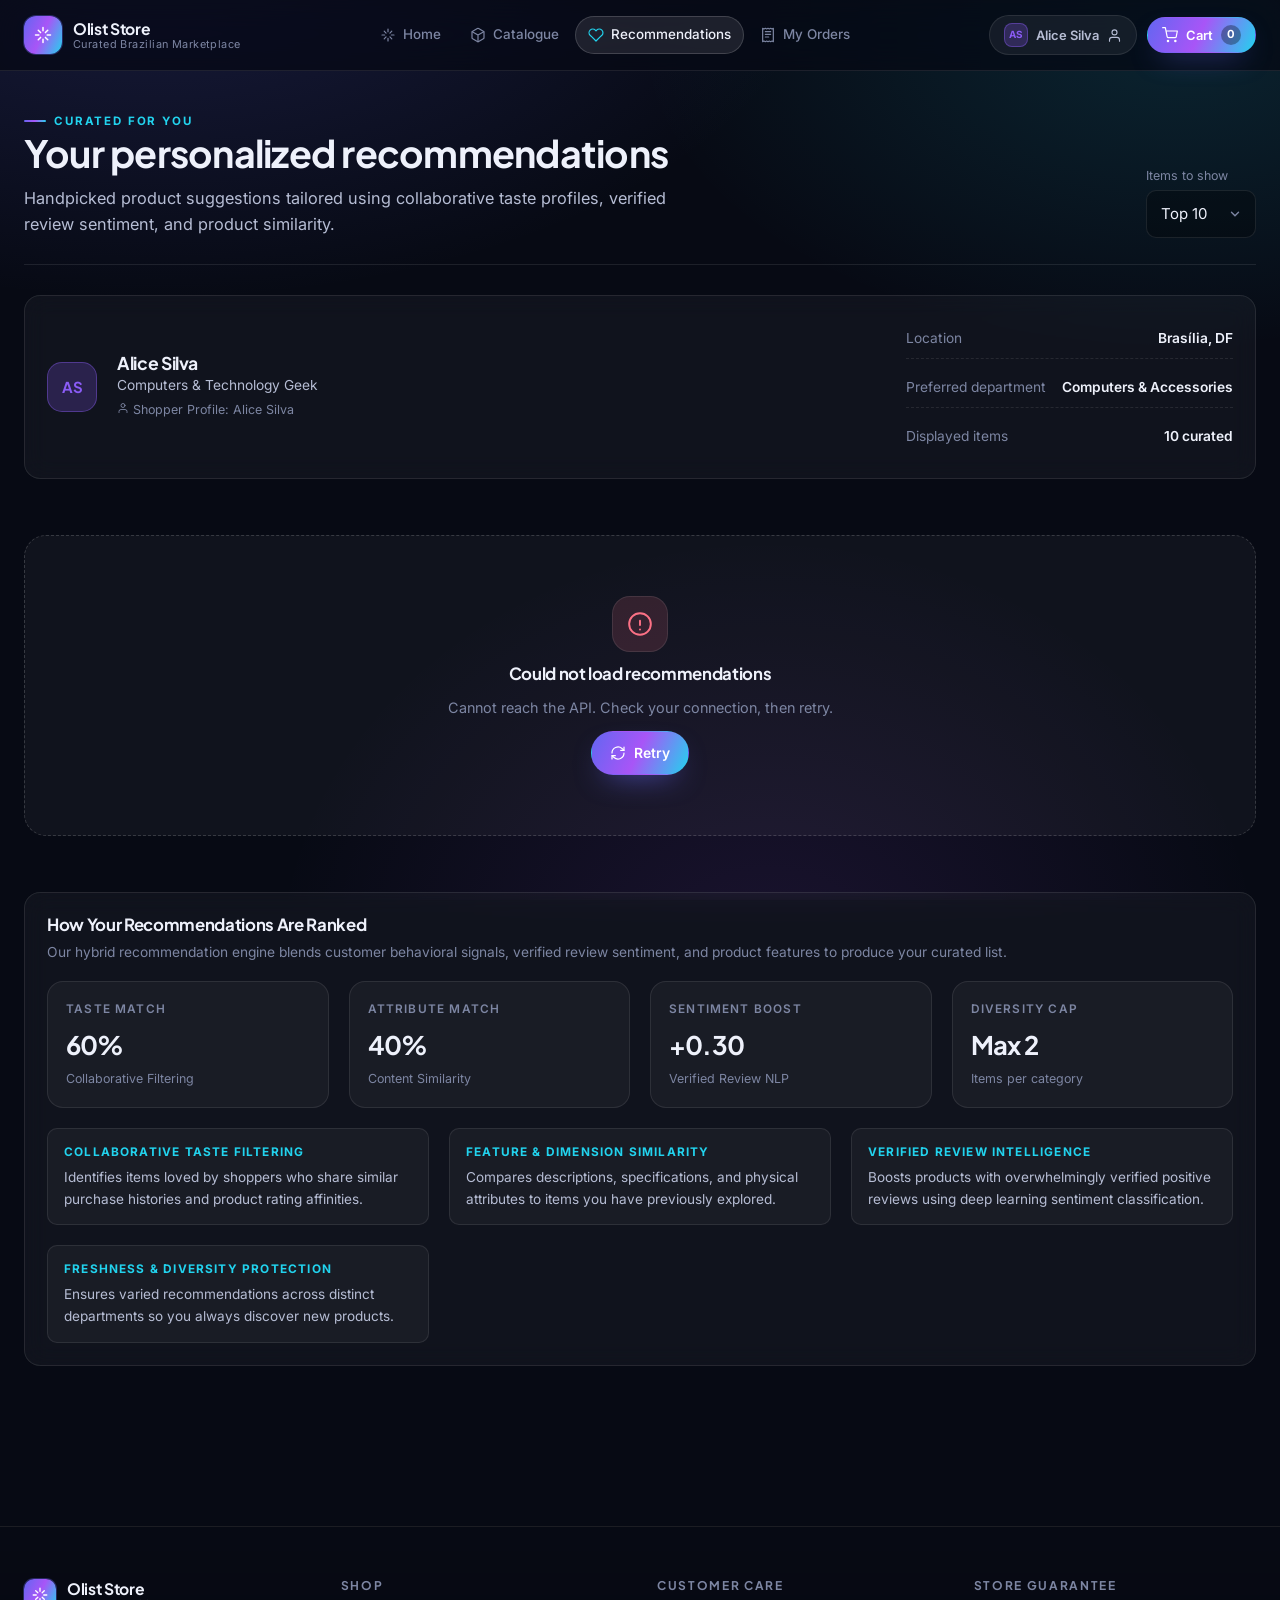
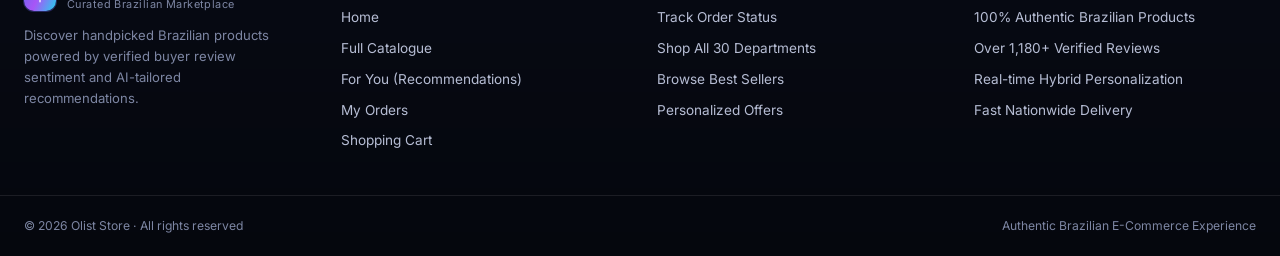
<file: Frontend/recommendations.html>
<!DOCTYPE html>
<html lang="en">
<head>
  <meta charset="UTF-8">
  <meta name="viewport" content="width=device-width, initial-scale=1">
  <meta name="description" content="Personalized product recommendations tailored to your shopper profile and tastes on Olist Store.">
  <title>Recommendations · Olist Store</title>
  <link rel="preconnect" href="https://fonts.googleapis.com">
  <link rel="preconnect" href="https://fonts.gstatic.com" crossorigin>
  <link href="https://fonts.googleapis.com/css2?family=Inter:wght@300;400;500;600;700&family=Plus+Jakarta+Sans:wght@600;700;800&family=JetBrains+Mono:wght@400;500&display=swap" rel="stylesheet">
  <link rel="stylesheet" href="css/style.css">
</head>
<body>
  <main>
    <div class="container">
      <header class="page-head">
        <div>
          <p class="eyebrow">Curated For You</p>
          <h1>Your personalized recommendations</h1>
          <p class="lead">
            Handpicked product suggestions tailored using collaborative taste profiles, verified review sentiment, and product similarity.
          </p>
        </div>
        <div class="page-head__actions">
          <label class="field" style="gap:4px">
            <span class="text-xs text-dim">Items to show</span>
            <select class="select" id="n-select" style="width:110px">
              <option value="5">Top 5</option>
              <option value="10" selected>Top 10</option>
              <option value="20">Top 20</option>
            </select>
          </label>
        </div>
      </header>

      <section id="persona-summary"></section>
      <section class="section" id="purchase-history-section"></section>
      <section class="section" id="rec-section" aria-live="polite"></section>
      <section class="section" id="score-explainer"></section>
    </div>
  </main>

  <script type="module" src="js/pages/recommendations.js?v=2"></script>
</body>
</html>
</file>
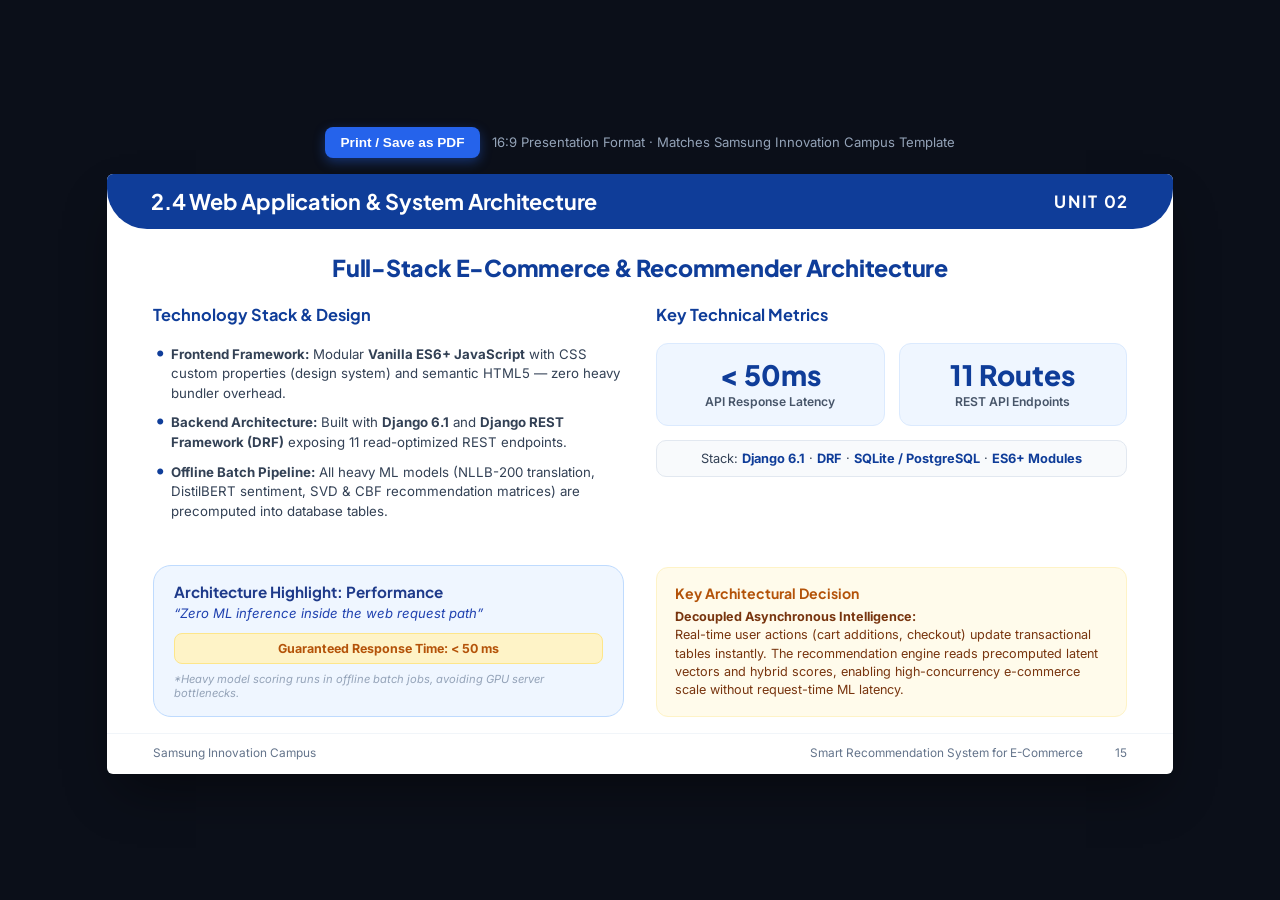
<file: Frontend/slide.html>
<!DOCTYPE html>
<html lang="en">
<head>
  <meta charset="UTF-8">
  <meta name="viewport" content="width=device-width, initial-scale=1.0">
  <title>Slide 2.4 — Web Application & System Architecture</title>
  <link rel="preconnect" href="https://fonts.googleapis.com">
  <link rel="preconnect" href="https://fonts.gstatic.com" crossorigin>
  <link href="https://fonts.googleapis.com/css2?family=Plus+Jakarta+Sans:wght@400;500;600;700;800&family=Inter:wght@400;500;600;700&display=swap" rel="stylesheet">
  <style>
    * {
      box-sizing: border-box;
      margin: 0;
      padding: 0;
    }
    body {
      background-color: #0b0f19;
      display: flex;
      flex-direction: column;
      justify-content: center;
      align-items: center;
      min-height: 100vh;
      font-family: 'Inter', -apple-system, BlinkMacSystemFont, sans-serif;
      padding: 24px;
      gap: 16px;
    }

    .toolbar {
      display: flex;
      gap: 12px;
      align-items: center;
    }
    .toolbar button {
      background: #2563eb;
      color: #fff;
      border: none;
      padding: 8px 16px;
      border-radius: 8px;
      font-weight: 600;
      font-size: 0.85rem;
      cursor: pointer;
      box-shadow: 0 4px 12px rgba(37, 99, 235, 0.4);
    }
    .toolbar button:hover {
      background: #1d4ed8;
    }
    .toolbar span {
      color: #94a3b8;
      font-size: 0.82rem;
    }

    /* 16:9 Slide Canvas */
    .slide {
      width: 1066px;
      height: 600px;
      background: #ffffff;
      box-shadow: 0 25px 50px -12px rgba(0, 0, 0, 0.45);
      border-radius: 6px;
      position: relative;
      overflow: hidden;
      display: flex;
      flex-direction: column;
    }

    /* Top Curved Banner */
    .header-banner {
      background: #0f3d99;
      color: #ffffff;
      padding: 14px 44px;
      display: flex;
      justify-content: space-between;
      align-items: center;
      border-bottom-left-radius: 40px;
      border-bottom-right-radius: 40px;
    }
    .header-title {
      font-family: 'Plus Jakarta Sans', sans-serif;
      font-size: 1.35rem;
      font-weight: 700;
      letter-spacing: -0.01em;
    }
    .header-unit {
      font-family: 'Plus Jakarta Sans', sans-serif;
      font-size: 1.05rem;
      font-weight: 700;
      letter-spacing: 0.1em;
    }

    /* Slide Body */
    .slide-body {
      flex: 1;
      padding: 24px 46px 16px;
      display: flex;
      flex-direction: column;
    }

    .main-title {
      text-align: center;
      font-family: 'Plus Jakarta Sans', sans-serif;
      font-size: 1.45rem;
      font-weight: 800;
      color: #0f3d99;
      margin-bottom: 22px;
      letter-spacing: -0.01em;
    }

    /* 2-Column Content Grid */
    .content-grid {
      display: grid;
      grid-template-columns: 1fr 1fr;
      gap: 32px;
      flex: 1;
    }

    /* Left Column */
    .col-left {
      display: flex;
      flex-direction: column;
      gap: 16px;
    }

    .section-heading {
      font-family: 'Plus Jakarta Sans', sans-serif;
      font-size: 1.02rem;
      font-weight: 700;
      color: #0f3d99;
      margin-bottom: 4px;
    }

    .bullet-list {
      list-style: none;
      display: flex;
      flex-direction: column;
      gap: 10px;
      font-size: 0.83rem;
      line-height: 1.48;
      color: #334155;
    }
    .bullet-list li {
      position: relative;
      padding-left: 18px;
    }
    .bullet-list li::before {
      content: "•";
      position: absolute;
      left: 2px;
      color: #0f3d99;
      font-size: 1.2rem;
      line-height: 1;
      top: -2px;
    }
    .highlight {
      color: #059669;
      font-weight: 700;
    }
    .highlight-blue {
      color: #0f3d99;
      font-weight: 700;
    }

    /* Callout Card (Left Bottom) */
    .callout-card {
      background: #eff6ff;
      border: 1px solid #bfdbfe;
      border-radius: 18px;
      padding: 16px 20px;
      margin-top: auto;
    }
    .callout-title {
      font-family: 'Plus Jakarta Sans', sans-serif;
      font-size: 0.95rem;
      font-weight: 700;
      color: #1e3a8a;
      margin-bottom: 4px;
    }
    .callout-sub {
      font-size: 0.82rem;
      color: #1e40af;
      font-style: italic;
      margin-bottom: 12px;
    }
    .callout-badge {
      display: inline-block;
      background: #fef3c7;
      border: 1px solid #fde68a;
      color: #b45309;
      font-weight: 700;
      font-size: 0.78rem;
      padding: 7px 14px;
      border-radius: 8px;
      text-align: center;
      width: 100%;
    }
    .callout-footnote {
      font-size: 0.7rem;
      color: #94a3b8;
      font-style: italic;
      margin-top: 8px;
    }

    /* Right Column */
    .col-right {
      display: flex;
      flex-direction: column;
      gap: 14px;
    }

    /* KPI Cards Row */
    .kpi-row {
      display: grid;
      grid-template-columns: 1fr 1fr;
      gap: 14px;
    }
    .kpi-card {
      background: #eff6ff;
      border: 1px solid #dbeafe;
      border-radius: 12px;
      padding: 16px 12px;
      text-align: center;
    }
    .kpi-number {
      font-family: 'Plus Jakarta Sans', sans-serif;
      font-size: 1.75rem;
      font-weight: 800;
      color: #0f3d99;
      line-height: 1.1;
      margin-bottom: 4px;
    }
    .kpi-label {
      font-size: 0.76rem;
      font-weight: 600;
      color: #475569;
    }

    /* Sub-card with Stack Specs */
    .stack-specs {
      background: #f8fafc;
      border: 1px solid #e2e8f0;
      border-radius: 10px;
      padding: 10px 16px;
      text-align: center;
      font-size: 0.8rem;
      color: #334155;
    }
    .stack-specs strong {
      color: #0f3d99;
    }

    /* Limitation / Architecture Principle Box (Right Bottom) */
    .principle-box {
      background: #fffbeb;
      border: 1px solid #fef3c7;
      border-radius: 12px;
      padding: 16px 18px;
      margin-top: auto;
    }
    .principle-title {
      font-family: 'Plus Jakarta Sans', sans-serif;
      font-size: 0.88rem;
      font-weight: 700;
      color: #b45309;
      margin-bottom: 6px;
    }
    .principle-text {
      font-size: 0.79rem;
      color: #78350f;
      line-height: 1.45;
    }

    /* Slide Footer */
    .slide-footer {
      padding: 12px 46px 14px;
      display: flex;
      justify-content: space-between;
      align-items: center;
      border-top: 1px solid #f1f5f9;
      font-size: 0.74rem;
      color: #64748b;
    }
    .footer-right {
      display: flex;
      align-items: center;
      gap: 32px;
    }

    @media print {
      body { background: transparent; padding: 0; }
      .toolbar { display: none; }
      .slide { box-shadow: none; width: 100vw; height: 100vh; }
    }
  </style>
</head>
<body>

  <div class="toolbar">
    <button onclick="window.print()">Print / Save as PDF</button>
    <span>16:9 Presentation Format &middot; Matches Samsung Innovation Campus Template</span>
  </div>

  <div class="slide">
    <!-- Top Curved Banner -->
    <header class="header-banner">
      <div class="header-title">2.4 Web Application &amp; System Architecture</div>
      <div class="header-unit">UNIT 02</div>
    </header>

    <!-- Slide Body -->
    <main class="slide-body">
      <h1 class="main-title">Full-Stack E-Commerce &amp; Recommender Architecture</h1>

      <div class="content-grid">
        <!-- Left Column: Implementation & Request Path -->
        <div class="col-left">
          <h2 class="section-heading">Technology Stack &amp; Design</h2>
          <ul class="bullet-list">
            <li>
              <strong>Frontend Framework:</strong> Modular <strong>Vanilla ES6+ JavaScript</strong> with CSS custom properties (design system) and semantic HTML5 — zero heavy bundler overhead.
            </li>
            <li>
              <strong>Backend Architecture:</strong> Built with <strong>Django 6.1</strong> and <strong>Django REST Framework (DRF)</strong> exposing 11 read-optimized REST endpoints.
            </li>
            <li>
              <strong>Offline Batch Pipeline:</strong> All heavy ML models (NLLB-200 translation, DistilBERT sentiment, SVD &amp; CBF recommendation matrices) are precomputed into database tables.
            </li>
          </ul>

          <!-- Callout Box -->
          <div class="callout-card">
            <div class="callout-title">Architecture Highlight: Performance</div>
            <div class="callout-sub">&ldquo;Zero ML inference inside the web request path&rdquo;</div>
            <div class="callout-badge">
              Guaranteed Response Time: &lt; 50 ms
            </div>
            <div class="callout-footnote">
              *Heavy model scoring runs in offline batch jobs, avoiding GPU server bottlenecks.
            </div>
          </div>
        </div>

        <!-- Right Column: Key Metrics & Technical Choice -->
        <div class="col-right">
          <h2 class="section-heading">Key Technical Metrics</h2>
          
          <div class="kpi-row">
            <div class="kpi-card">
              <div class="kpi-number">&lt; 50ms</div>
              <div class="kpi-label">API Response Latency</div>
            </div>
            <div class="kpi-card">
              <div class="kpi-number">11 Routes</div>
              <div class="kpi-label">REST API Endpoints</div>
            </div>
          </div>

          <div class="stack-specs">
            Stack: <strong>Django 6.1</strong> &middot; <strong>DRF</strong> &middot; <strong>SQLite / PostgreSQL</strong> &middot; <strong>ES6+ Modules</strong>
          </div>

          <!-- Architecture Principle -->
          <div class="principle-box">
            <div class="principle-title">Key Architectural Decision</div>
            <div class="principle-text">
              <strong>Decoupled Asynchronous Intelligence:</strong><br>
              Real-time user actions (cart additions, checkout) update transactional tables instantly. The recommendation engine reads precomputed latent vectors and hybrid scores, enabling high-concurrency e-commerce scale without request-time ML latency.
            </div>
          </div>
        </div>
      </div>
    </main>

    <!-- Slide Footer -->
    <footer class="slide-footer">
      <div>Samsung Innovation Campus</div>
      <div class="footer-right">
        <div>Smart Recommendation System for E-Commerce</div>
        <div>15</div>
      </div>
    </footer>
  </div>

</body>
</html>
</file>
<file: Frontend/css/style.css>
/* =====================================================================
   Olist Recommender — design system
   A single stylesheet for the whole frontend. Structure:
     1. Tokens            6. Buttons           11. Cards / art
     2. Reset             7. Header / nav      12. Tables
     3. Layout            8. Footer           13. Forms
     4. Typography        9. Toasts / modals  14. Page blocks
     5. States           10. Badges / pills   15. Responsive
   ===================================================================== */

/* ---------------------------------- 1. Tokens ---------------------- */

:root {
  --bg: #070a14;
  --bg-soft: #0c1020;
  --surface: rgba(255, 255, 255, 0.038);
  --surface-2: rgba(255, 255, 255, 0.062);
  --surface-3: rgba(255, 255, 255, 0.09);
  --border: rgba(255, 255, 255, 0.09);
  --border-strong: rgba(255, 255, 255, 0.16);

  --text: #eef1fb;
  --text-soft: #b6bdd4;
  --text-dim: #7d86a3;

  --brand: #6366f1;
  --brand-2: #22d3ee;
  --brand-3: #a855f7;
  --grad: linear-gradient(115deg, #6366f1 0%, #a855f7 48%, #22d3ee 100%);
  --grad-soft: linear-gradient(115deg, rgba(99, 102, 241, 0.18), rgba(34, 211, 238, 0.12));

  --ok: #34d399;
  --ok-soft: rgba(52, 211, 153, 0.14);
  --warn: #fbbf24;
  --warn-soft: rgba(251, 191, 36, 0.14);
  --bad: #fb7185;
  --bad-soft: rgba(251, 113, 133, 0.14);
  --info: #60a5fa;
  --info-soft: rgba(96, 165, 250, 0.14);

  --radius-sm: 10px;
  --radius: 16px;
  --radius-lg: 22px;
  --radius-xl: 30px;

  --shadow-sm: 0 1px 2px rgba(0, 0, 0, 0.3);
  --shadow: 0 18px 40px -22px rgba(0, 0, 0, 0.75);
  --shadow-lg: 0 40px 80px -32px rgba(0, 0, 0, 0.85);
  --glow: 0 0 0 1px rgba(99, 102, 241, 0.35), 0 22px 60px -26px rgba(99, 102, 241, 0.6);

  --header-h: 70px;
  --container: 1280px;
  --ease: cubic-bezier(0.22, 0.61, 0.36, 1);

  --font: 'Inter', system-ui, -apple-system, 'Segoe UI', sans-serif;
  --font-display: 'Plus Jakarta Sans', 'Inter', system-ui, sans-serif;
  --font-mono: 'JetBrains Mono', ui-monospace, 'SFMono-Regular', Menlo, monospace;
}

/* ---------------------------------- 2. Reset ----------------------- */

*,
*::before,
*::after { box-sizing: border-box; }

html { -webkit-text-size-adjust: 100%; scroll-behavior: smooth; }

body {
  margin: 0;
  min-height: 100vh;
  font-family: var(--font);
  font-size: 15px;
  line-height: 1.6;
  color: var(--text);
  background:
    radial-gradient(1100px 600px at 12% -8%, rgba(99, 102, 241, 0.2), transparent 62%),
    radial-gradient(900px 520px at 92% 4%, rgba(34, 211, 238, 0.13), transparent 60%),
    radial-gradient(800px 700px at 60% 108%, rgba(168, 85, 247, 0.12), transparent 62%),
    var(--bg);
  background-attachment: fixed;
  -webkit-font-smoothing: antialiased;
  text-rendering: optimizeLegibility;
}

img { max-width: 100%; display: block; }
svg { flex-shrink: 0; }
button, input, select, textarea { font: inherit; color: inherit; }
a { color: inherit; text-decoration: none; }
ul, ol { margin: 0; padding: 0; list-style: none; }
h1, h2, h3, h4 { margin: 0; font-family: var(--font-display); font-weight: 700; letter-spacing: -0.02em; line-height: 1.2; }
p { margin: 0; }
code, kbd, samp { font-family: var(--font-mono); font-size: 0.86em; }

:focus-visible {
  outline: 2px solid var(--brand-2);
  outline-offset: 2px;
  border-radius: 6px;
}

::selection { background: rgba(99, 102, 241, 0.4); }

/* Scrollbars */
::-webkit-scrollbar { width: 10px; height: 10px; }
::-webkit-scrollbar-track { background: transparent; }
::-webkit-scrollbar-thumb { background: rgba(255, 255, 255, 0.12); border-radius: 99px; border: 2px solid transparent; background-clip: content-box; }
::-webkit-scrollbar-thumb:hover { background: rgba(255, 255, 255, 0.22); background-clip: content-box; }

/* ---------------------------------- 3. Layout ---------------------- */

.container { width: 100%; max-width: var(--container); margin-inline: auto; padding-inline: 24px; }

main { display: block; min-height: 60vh; padding-bottom: 80px; }

.section { margin-top: 56px; }
.section--tight { margin-top: 34px; }

.section-head {
  display: flex; align-items: flex-end; justify-content: space-between;
  gap: 20px; margin-bottom: 20px; flex-wrap: wrap;
}
.section-head h2 { font-size: clamp(1.15rem, 2vw, 1.5rem); }
.section-head p { color: var(--text-dim); font-size: 0.9rem; margin-top: 4px; }

.grid { display: grid; gap: 20px; }
.grid--2 { grid-template-columns: repeat(auto-fit, minmax(300px, 1fr)); }
.grid--3 { grid-template-columns: repeat(auto-fit, minmax(260px, 1fr)); }
.grid--4 { grid-template-columns: repeat(auto-fit, minmax(220px, 1fr)); }
.grid--products { grid-template-columns: repeat(auto-fill, minmax(250px, 1fr)); gap: 22px; }

/* KPI grids: 4-up on wide screens so 8 cards form two even rows */
.grid--kpi { grid-template-columns: repeat(auto-fit, minmax(200px, 1fr)); }
@media (min-width: 1080px) {
  .grid--kpi { grid-template-columns: repeat(4, minmax(0, 1fr)); }
}

.split { display: grid; gap: 28px; grid-template-columns: minmax(0, 1fr); }
@media (min-width: 1024px) {
  .split--sidebar { grid-template-columns: 300px minmax(0, 1fr); }
  .split--detail { grid-template-columns: minmax(0, 1.05fr) minmax(0, 0.95fr); }
  .split--wide { grid-template-columns: minmax(0, 1.6fr) minmax(0, 1fr); }
}

.row { display: flex; align-items: center; gap: 12px; }
.row--wrap { flex-wrap: wrap; }
.row--between { justify-content: space-between; }
.row--end { justify-content: flex-end; }
.stack { display: flex; flex-direction: column; gap: 14px; }
.stack--sm { gap: 8px; }
.stack--lg { gap: 24px; }
.spacer { flex: 1; }

/* ---------------------------------- 4. Typography ------------------ */

.eyebrow {
  font-size: 0.72rem; font-weight: 700; letter-spacing: 0.16em;
  text-transform: uppercase; color: var(--brand-2);
  display: inline-flex; align-items: center; gap: 8px;
}
.eyebrow::before { content: ''; width: 22px; height: 2px; border-radius: 2px; background: var(--grad); }

.lead { color: var(--text-soft); font-size: 1.02rem; max-width: 68ch; margin-top: 10px; }

.page-head {
  display: flex; align-items: flex-end; justify-content: space-between;
  gap: 24px; flex-wrap: wrap; padding: 34px 0 26px;
  border-bottom: 1px solid var(--border); margin-bottom: 30px;
}
.page-head h1 { font-size: clamp(1.6rem, 3.6vw, 2.35rem); }
.page-head__actions { display: flex; gap: 10px; flex-wrap: wrap; }

.text-soft { color: var(--text-soft); }
.text-dim { color: var(--text-dim); }
.text-xs { font-size: 0.78rem; }
.text-sm { font-size: 0.86rem; }
.mono { font-family: var(--font-mono); font-size: 0.84rem; }
.gradient-text { background: var(--grad); -webkit-background-clip: text; background-clip: text; color: transparent; }
.truncate { overflow: hidden; text-overflow: ellipsis; white-space: nowrap; }
.clamp-2 { display: -webkit-box; -webkit-line-clamp: 2; -webkit-box-orient: vertical; overflow: hidden; }
.clamp-3 { display: -webkit-box; -webkit-line-clamp: 3; -webkit-box-orient: vertical; overflow: hidden; }
.center { text-align: center; }
.nowrap { white-space: nowrap; }

/* ---------------------------------- 5. States ---------------------- */

.skeleton {
  background: linear-gradient(100deg, rgba(255, 255, 255, 0.05) 30%, rgba(255, 255, 255, 0.11) 50%, rgba(255, 255, 255, 0.05) 70%);
  background-size: 220% 100%;
  animation: shimmer 1.35s linear infinite;
  border-radius: 8px;
}
@keyframes shimmer { to { background-position: -220% 0; } }

.skeleton--media { aspect-ratio: 1 / 1; border-radius: var(--radius) var(--radius) 0 0; }
.skeleton--line { height: 12px; margin: 10px 16px; }
.skeleton-card { overflow: hidden; }
.skeleton-row { display: flex; flex-direction: column; gap: 6px; padding: 16px 0; border-bottom: 1px solid var(--border); }
.w-40 { width: 40%; } .w-60 { width: 60%; } .w-90 { width: 90%; }

.state {
  display: flex; flex-direction: column; align-items: center; gap: 12px;
  padding: 60px 24px; text-align: center;
  border: 1px dashed var(--border-strong); border-radius: var(--radius-lg);
  background: var(--surface);
}
.state__icon {
  display: grid; place-items: center; width: 56px; height: 56px; border-radius: 18px;
  background: var(--grad-soft); color: var(--brand-2); border: 1px solid var(--border);
}
.state__title { font-size: 1.05rem; }
.state__body { color: var(--text-dim); max-width: 46ch; font-size: 0.9rem; }
.state--error .state__icon { background: var(--bad-soft); color: var(--bad); }

.inline-error {
  display: flex; align-items: center; gap: 8px; font-size: 0.84rem;
  color: var(--bad); background: var(--bad-soft);
  border: 1px solid rgba(251, 113, 133, 0.28); border-radius: var(--radius-sm);
  padding: 9px 12px;
}

.spinner {
  width: 16px; height: 16px; border-radius: 50%;
  border: 2px solid rgba(255, 255, 255, 0.22); border-top-color: #fff;
  animation: spin 0.7s linear infinite;
}
@keyframes spin { to { transform: rotate(360deg); } }

/* ---------------------------------- 6. Buttons --------------------- */

.btn {
  display: inline-flex; align-items: center; justify-content: center; gap: 8px;
  padding: 10px 18px; border-radius: 999px; border: 1px solid transparent;
  font-size: 0.87rem; font-weight: 600; cursor: pointer; white-space: nowrap;
  transition: transform 0.16s var(--ease), background 0.18s, border-color 0.18s, box-shadow 0.18s, opacity 0.18s;
}
.btn:active { transform: translateY(1px) scale(0.985); }
.btn:disabled { opacity: 0.5; cursor: not-allowed; transform: none; }

.btn--primary { background: var(--grad); color: #fff; box-shadow: 0 12px 30px -14px rgba(99, 102, 241, 0.85); }
.btn--primary:hover:not(:disabled) { box-shadow: 0 18px 42px -14px rgba(99, 102, 241, 0.95); transform: translateY(-1px); }

.btn--ghost { background: var(--surface-2); border-color: var(--border); color: var(--text-soft); }
.btn--ghost:hover:not(:disabled) { background: var(--surface-3); color: var(--text); border-color: var(--border-strong); }

.btn--outline { background: transparent; border-color: var(--border-strong); color: var(--text); }
.btn--outline:hover:not(:disabled) { background: var(--surface-2); }

.btn--danger { background: var(--bad-soft); border-color: rgba(251, 113, 133, 0.35); color: var(--bad); }
.btn--danger:hover:not(:disabled) { background: rgba(251, 113, 133, 0.24); }

.btn--sm { padding: 7px 14px; font-size: 0.81rem; }
.btn--lg { padding: 13px 26px; font-size: 0.95rem; }
.btn--block { width: 100%; }
.btn--icon { padding: 9px; border-radius: 12px; }
.btn--link { background: none; border: none; padding: 4px; color: var(--brand-2); }

.icon-btn {
  display: grid; place-items: center; width: 34px; height: 34px; border-radius: 10px;
  background: var(--surface-2); border: 1px solid var(--border); color: var(--text-soft);
  cursor: pointer; transition: 0.18s var(--ease);
}
.icon-btn:hover { background: var(--surface-3); color: var(--text); }
.icon-btn:disabled { opacity: 0.4; cursor: not-allowed; }

/* ---------------------------------- 7. Header / nav ---------------- */

.site-header {
  position: sticky; top: 0; z-index: 60;
  backdrop-filter: blur(20px) saturate(1.5);
  background: rgba(7, 10, 20, 0.78);
  border-bottom: 1px solid var(--border);
}
.site-header__inner { display: flex; align-items: center; gap: 18px; height: var(--header-h); }

.brand { display: flex; align-items: center; gap: 11px; flex-shrink: 0; }
.brand__mark {
  display: grid; place-items: center; width: 38px; height: 38px; border-radius: 12px;
  background: var(--grad); color: #fff; box-shadow: var(--glow);
}
.brand__text { display: flex; flex-direction: column; line-height: 1.15; }
.brand__text strong { font-family: var(--font-display); font-size: 0.98rem; letter-spacing: -0.02em; }
.brand__text small { font-size: 0.68rem; color: var(--text-dim); letter-spacing: 0.04em; }
.brand--footer .brand__mark { width: 32px; height: 32px; border-radius: 10px; }

.nav { display: flex; align-items: center; gap: 3px; margin-inline: auto; }
.nav__link {
  display: inline-flex; align-items: center; gap: 7px; padding: 8px 13px;
  border-radius: 999px; font-size: 0.84rem; font-weight: 500; color: var(--text-dim);
  transition: 0.18s var(--ease); white-space: nowrap;
}
.nav__link:hover { color: var(--text); background: var(--surface-2); }
.nav__link.is-active { color: var(--text); background: var(--surface-3); box-shadow: inset 0 0 0 1px var(--border-strong); }
.nav__link.is-active .icon { color: var(--brand-2); }

.nav-toggle { display: none; }

.site-header__actions { display: flex; align-items: center; gap: 10px; flex-shrink: 0; }

.api-mode {
  display: inline-flex; align-items: center; gap: 6px; padding: 5px 11px;
  border-radius: 999px; font-size: 0.72rem; font-weight: 600; cursor: pointer;
  border: 1px solid var(--border); background: var(--surface-2); color: var(--text-dim);
  transition: 0.18s var(--ease);
}
.api-mode:hover { color: var(--text); border-color: var(--border-strong); }
.api-mode--local { color: var(--ok); border-color: rgba(52, 211, 153, 0.3); background: var(--ok-soft); }
.api-mode--remote { color: var(--info); border-color: rgba(96, 165, 250, 0.3); background: var(--info-soft); }

/* Customer dropdown */
.dropdown { position: relative; }
.dropdown__menu {
  position: absolute; right: 0; top: calc(100% + 10px); width: 310px; z-index: 70;
  background: rgba(12, 16, 32, 0.97); backdrop-filter: blur(22px);
  border: 1px solid var(--border-strong); border-radius: var(--radius);
  box-shadow: var(--shadow-lg); padding: 8px;
  opacity: 0; visibility: hidden; transform: translateY(-8px) scale(0.98);
  transition: 0.2s var(--ease);
}
.dropdown.is-open .dropdown__menu { opacity: 1; visibility: visible; transform: none; }

.persona {
  display: flex; align-items: center; gap: 12px; width: 100%; padding: 10px 12px;
  border: 1px solid transparent; border-radius: var(--radius-sm);
  background: none; cursor: pointer; text-align: left; transition: 0.16s var(--ease);
}
.persona:hover { background: var(--surface-2); }
.persona.is-current { background: var(--surface-2); border-color: var(--border-strong); }
.persona__avatar {
  display: grid; place-items: center; flex-shrink: 0;
  width: 38px; height: 38px; border-radius: 12px;
  font-size: 0.78rem; font-weight: 700; letter-spacing: 0.02em;
  background: color-mix(in srgb, var(--accent, var(--brand)) 24%, transparent);
  color: var(--accent, var(--brand-2));
  border: 1px solid color-mix(in srgb, var(--accent, var(--brand)) 42%, transparent);
}
.persona__avatar--sm { width: 24px; height: 24px; border-radius: 8px; font-size: 0.62rem; }
.persona__text { display: flex; flex-direction: column; min-width: 0; }
.persona__text strong { font-size: 0.85rem; font-weight: 600; }
.persona__text small { font-size: 0.72rem; color: var(--text-dim); }
.persona__check { margin-left: auto; color: var(--brand-2); opacity: 0; }
.persona.is-current .persona__check { opacity: 1; }

.customer-trigger__label { font-weight: 600; }

.cart-btn { position: relative; }
.cart-btn__count {
  display: grid; place-items: center; min-width: 20px; height: 20px; padding: 0 5px;
  border-radius: 999px; background: rgba(0, 0, 0, 0.32); font-size: 0.7rem; font-weight: 700;
}
.cart-btn__count.is-empty { opacity: 0.55; }

/* ---------------------------------- 8. Footer ---------------------- */

.site-footer {
  margin-top: 80px; border-top: 1px solid var(--border);
  background: linear-gradient(180deg, transparent, rgba(0, 0, 0, 0.35));
}
.site-footer__grid {
  display: grid; gap: 34px; padding: 52px 24px 34px;
  grid-template-columns: repeat(auto-fit, minmax(210px, 1fr));
}
.site-footer__grid h3 {
  font-size: 0.75rem; text-transform: uppercase; letter-spacing: 0.14em;
  color: var(--text-dim); margin-bottom: 14px;
}
.site-footer__grid li { margin-bottom: 9px; font-size: 0.85rem; color: var(--text-soft); }
.site-footer__grid a:hover { color: var(--brand-2); }
.site-footer__note { margin-top: 14px; font-size: 0.82rem; color: var(--text-dim); max-width: 34ch; }
.site-footer__bottom {
  display: flex; justify-content: space-between; gap: 16px; flex-wrap: wrap;
  padding: 20px 24px; border-top: 1px solid var(--border);
  font-size: 0.76rem; color: var(--text-dim);
}

/* ---------------------------------- 9. Toasts / modals ------------- */

.toast-host {
  position: fixed; bottom: 24px; right: 24px; z-index: 200;
  display: flex; flex-direction: column; gap: 10px; max-width: min(400px, calc(100vw - 32px));
}
.toast {
  display: flex; align-items: flex-start; gap: 12px; padding: 14px 16px;
  border-radius: var(--radius); border: 1px solid var(--border-strong);
  background: rgba(14, 18, 34, 0.96); backdrop-filter: blur(18px);
  box-shadow: var(--shadow-lg);
  opacity: 0; transform: translateX(20px) scale(0.97);
  transition: 0.24s var(--ease);
}
.toast.is-visible { opacity: 1; transform: none; }
.toast.is-leaving { opacity: 0; transform: translateX(20px) scale(0.97); }
.toast__icon { display: grid; place-items: center; width: 30px; height: 30px; border-radius: 10px; flex-shrink: 0; }
.toast--success .toast__icon { background: var(--ok-soft); color: var(--ok); }
.toast--error .toast__icon { background: var(--bad-soft); color: var(--bad); }
.toast--info .toast__icon { background: var(--info-soft); color: var(--info); }
.toast--warn .toast__icon { background: var(--warn-soft); color: var(--warn); }
.toast__title { font-size: 0.84rem; font-weight: 700; }
.toast__msg { font-size: 0.83rem; color: var(--text-soft); }
.toast__close { background: none; border: none; color: var(--text-dim); cursor: pointer; padding: 2px; margin-left: auto; }
.toast__close:hover { color: var(--text); }

.modal-overlay {
  position: fixed; inset: 0; z-index: 300; display: grid; place-items: center; padding: 20px;
  background: rgba(4, 6, 14, 0.72); backdrop-filter: blur(6px);
  opacity: 0; transition: opacity 0.2s var(--ease);
}
.modal-overlay.is-visible { opacity: 1; }
.modal {
  width: 100%; max-width: 620px; max-height: 88vh; overflow: auto;
  background: rgba(13, 17, 33, 0.98); border: 1px solid var(--border-strong);
  border-radius: var(--radius-lg); box-shadow: var(--shadow-lg);
  transform: translateY(14px) scale(0.98); transition: 0.24s var(--ease);
}
.modal-overlay.is-visible .modal { transform: none; }
.modal--sm { max-width: 460px; }
.modal--lg { max-width: 900px; }
.modal__head {
  display: flex; align-items: center; justify-content: space-between; gap: 16px;
  padding: 20px 24px; border-bottom: 1px solid var(--border);
  position: sticky; top: 0; background: rgba(13, 17, 33, 0.98); z-index: 1;
}
.modal__title { font-size: 1.05rem; }
.modal__close { background: none; border: none; color: var(--text-dim); cursor: pointer; padding: 4px; }
.modal__close:hover { color: var(--text); }
.modal__body { padding: 22px 24px; }
.modal__foot { display: flex; justify-content: flex-end; gap: 10px; padding: 16px 24px 22px; }
.modal__lead { color: var(--text-soft); margin-bottom: 16px; }
.modal__note { margin-top: 16px; font-size: 0.82rem; color: var(--text-dim); }

/* ---------------------------------- 10. Badges / pills / chips ----- */

.pill {
  display: inline-flex; align-items: center; gap: 5px; padding: 4px 10px;
  border-radius: 999px; font-size: 0.72rem; font-weight: 600; white-space: nowrap;
  border: 1px solid transparent;
}
.pill--positive { background: var(--ok-soft); color: var(--ok); border-color: rgba(52, 211, 153, 0.28); }
.pill--mixed { background: var(--warn-soft); color: var(--warn); border-color: rgba(251, 191, 36, 0.28); }
.pill--negative { background: var(--bad-soft); color: var(--bad); border-color: rgba(251, 113, 133, 0.28); }
.pill--none { background: var(--surface-2); color: var(--text-dim); border-color: var(--border); }
.pill--ghost { background: var(--surface-2); color: var(--text-soft); border-color: var(--border); }
.pill--brand { background: var(--grad-soft); color: #c7c9ff; border-color: rgba(99, 102, 241, 0.32); }

.chip {
  display: inline-flex; align-items: center; gap: 6px; font-size: 0.72rem;
  color: var(--text-dim); font-weight: 500;
}

.tag {
  display: inline-flex; align-items: center; gap: 6px; padding: 4px 10px;
  border-radius: 8px; font-size: 0.72rem; font-weight: 600;
  background: var(--surface-2); border: 1px solid var(--border); color: var(--text-soft);
}

.method {
  display: inline-grid; place-items: center; min-width: 62px; padding: 4px 10px;
  border-radius: 8px; font-family: var(--font-mono); font-size: 0.7rem; font-weight: 700;
  letter-spacing: 0.04em;
}
.method--get { background: var(--info-soft); color: var(--info); border: 1px solid rgba(96, 165, 250, 0.3); }
.method--post { background: var(--ok-soft); color: var(--ok); border: 1px solid rgba(52, 211, 153, 0.3); }
.method--patch { background: var(--warn-soft); color: var(--warn); border: 1px solid rgba(251, 191, 36, 0.3); }
.method--delete { background: var(--bad-soft); color: var(--bad); border: 1px solid rgba(251, 113, 133, 0.3); }

.price { font-family: var(--font-display); font-size: 1.08rem; font-weight: 700; letter-spacing: -0.02em; }
.price--lg { font-size: 1.9rem; }

.stars { display: inline-flex; gap: 2px; color: rgba(255, 255, 255, 0.16); }
.stars__item.is-on { color: var(--warn); }

.bar { display: block; height: 6px; border-radius: 99px; background: var(--surface-3); overflow: hidden; }
.bar__fill { display: block; height: 100%; border-radius: 99px; background: var(--grad); transition: width 0.5s var(--ease); }
.bar--ok .bar__fill { background: linear-gradient(90deg, #34d399, #22d3ee); }
.bar--warn .bar__fill { background: linear-gradient(90deg, #fbbf24, #fb923c); }
.bar--bad .bar__fill { background: linear-gradient(90deg, #fb7185, #f43f5e); }

.gauge { position: relative; width: 150px; }
.gauge__svg { width: 100%; display: block; }
.gauge__track { stroke: rgba(255, 255, 255, 0.08); }
.gauge__value { transition: stroke-dashoffset 0.7s var(--ease); }
.gauge__value--positive { stroke: #34d399; }
.gauge__value--mixed { stroke: #fbbf24; }
.gauge__value--negative { stroke: #fb7185; }
.gauge__value--none { stroke: #64748b; }
.gauge__label {
  position: absolute; left: 50%; bottom: 2px; transform: translateX(-50%);
  font-family: var(--font-display); font-size: 1.05rem; font-weight: 700;
}

/* ---------------------------------- 11. Cards / art ---------------- */

.card {
  position: relative; border-radius: var(--radius); border: 1px solid var(--border);
  background: var(--surface); backdrop-filter: blur(12px);
  transition: transform 0.22s var(--ease), border-color 0.22s, box-shadow 0.22s;
}
.card--pad { padding: 22px; }
.card--flush { overflow: hidden; }
.card--hover:hover { transform: translateY(-4px); border-color: var(--border-strong); box-shadow: var(--shadow); }

.card__head {
  display: flex; align-items: center; justify-content: space-between; gap: 14px;
  padding: 18px 22px; border-bottom: 1px solid var(--border);
}
.card__head h2, .card__head h3 { font-size: 0.98rem; }
.card__head p { font-size: 0.78rem; color: var(--text-dim); margin-top: 3px; }
.card__body { padding: 22px; }
.card__body--tight { padding: 16px 22px; }

/* Product card */
.product-card { display: flex; flex-direction: column; overflow: hidden; }
.product-card__media { display: block; position: relative; }
.product-card__badge {
  position: absolute; top: 12px; left: 12px; padding: 5px 11px; border-radius: 999px;
  font-size: 0.68rem; font-weight: 700; letter-spacing: 0.03em;
  background: var(--grad); color: #fff; box-shadow: var(--shadow);
}
.product-card__body { padding: 16px 18px 12px; display: flex; flex-direction: column; gap: 7px; flex: 1; }
.product-card__title { font-size: 0.94rem; line-height: 1.35; }
.product-card__title a:hover { color: var(--brand-2); }
.product-card__sub { font-size: 0.76rem; color: var(--text-dim); }
.product-card__meta { display: flex; flex-wrap: wrap; gap: 6px; margin-top: auto; padding-top: 6px; }
.product-card__foot {
  display: flex; align-items: center; justify-content: space-between; gap: 12px;
  padding: 14px 18px; border-top: 1px solid var(--border); background: rgba(0, 0, 0, 0.16);
}
.product-card--compact .product-card__foot { padding: 12px 14px; }

/* Deterministic product art with graceful image overlay */
.art {
  position: relative; aspect-ratio: 1 / 1; overflow: hidden;
  background:
    radial-gradient(circle at 28% 22%, hsla(var(--art-hue, 240), 78%, 60%, 0.42), transparent 58%),
    radial-gradient(circle at 76% 78%, hsla(calc(var(--art-hue, 240) + 48), 76%, 55%, 0.34), transparent 60%),
    linear-gradient(160deg, rgba(255, 255, 255, 0.07), rgba(0, 0, 0, 0.32));
}
.art--sm { aspect-ratio: 1 / 1; border-radius: 12px; }
.art--lg { border-radius: var(--radius-lg); }
.art--wide { aspect-ratio: 16 / 10; }
.art__fallback {
  position: absolute; inset: 0; display: grid; place-items: center;
  font-family: var(--font-display); font-size: clamp(1.4rem, 5vw, 2.6rem); font-weight: 800;
  letter-spacing: 0.04em; color: hsla(var(--art-hue, 240), 90%, 84%, 0.92);
  text-shadow: 0 4px 18px rgba(0, 0, 0, 0.45);
}
.art img { position: absolute; inset: 0; width: 100%; height: 100%; object-fit: cover; }

/* Stat cards */
.stat { display: flex; flex-direction: column; gap: 6px; padding: 20px; }
.stat__top { display: flex; align-items: center; justify-content: space-between; gap: 12px; }
.stat__icon {
  display: grid; place-items: center; width: 38px; height: 38px; border-radius: 12px;
  background: var(--grad-soft); color: var(--brand-2); border: 1px solid var(--border);
}
.stat__label { font-size: 0.76rem; text-transform: uppercase; letter-spacing: 0.1em; color: var(--text-dim); font-weight: 600; }
.stat__value { font-family: var(--font-display); font-size: 1.85rem; font-weight: 700; letter-spacing: -0.03em; }
.stat__hint { font-size: 0.78rem; color: var(--text-dim); }

/* Fact list (used in modals / info cards) */
.fact-grid { display: grid; gap: 12px; }
.fact { padding: 14px 16px; border-radius: var(--radius-sm); border: 1px solid var(--border); background: var(--surface); }
.fact span { display: block; font-size: 0.74rem; text-transform: uppercase; letter-spacing: 0.1em; color: var(--brand-2); font-weight: 700; margin-bottom: 5px; }
.fact p { font-size: 0.85rem; color: var(--text-soft); }

/* Key/value rows */
.kv { display: flex; align-items: baseline; justify-content: space-between; gap: 16px; padding: 9px 0; border-bottom: 1px dashed var(--border); font-size: 0.86rem; }
.kv:last-child { border-bottom: none; }
.kv dt { color: var(--text-dim); }
.kv dd { margin: 0; font-weight: 600; text-align: right; }

/* Banner */
.banner {
  display: flex; align-items: flex-start; gap: 16px; padding: 18px 22px;
  border-radius: var(--radius); border: 1px solid var(--border-strong); background: var(--surface);
}
.banner--info { background: var(--info-soft); border-color: rgba(96, 165, 250, 0.28); }
.banner--warn { background: var(--warn-soft); border-color: rgba(251, 191, 36, 0.28); }
.banner__icon { display: grid; place-items: center; width: 38px; height: 38px; border-radius: 12px; background: rgba(0, 0, 0, 0.22); flex-shrink: 0; }
.banner--info .banner__icon { color: var(--info); }
.banner--warn .banner__icon { color: var(--warn); }
.banner__text h2 { font-size: 0.95rem; margin-bottom: 4px; }
.banner__text p { font-size: 0.85rem; color: var(--text-soft); max-width: 92ch; }
.banner__actions { margin-left: auto; display: flex; gap: 8px; align-items: center; }

/* ---------------------------------- 12. Tables --------------------- */

.table-wrap { overflow-x: auto; border-radius: var(--radius); border: 1px solid var(--border); background: var(--surface); }
table { width: 100%; border-collapse: collapse; font-size: 0.86rem; }
thead th {
  text-align: left; padding: 13px 18px; font-size: 0.72rem; font-weight: 700;
  text-transform: uppercase; letter-spacing: 0.1em; color: var(--text-dim);
  border-bottom: 1px solid var(--border); white-space: nowrap; background: rgba(0, 0, 0, 0.2);
}
tbody td { padding: 13px 18px; border-bottom: 1px solid var(--border); vertical-align: middle; }
tbody tr:last-child td { border-bottom: none; }
tbody tr { transition: background 0.15s; }
tbody tr:hover { background: var(--surface-2); }
td.num, th.num { text-align: right; font-variant-numeric: tabular-nums; }
.table-cell-product { display: flex; align-items: center; gap: 12px; min-width: 240px; }
.table-cell-product .art { width: 44px; height: 44px; aspect-ratio: 1; border-radius: 10px; flex-shrink: 0; }
.table-cell-product strong { font-size: 0.86rem; font-weight: 600; }
.table-cell-product small { color: var(--text-dim); font-size: 0.74rem; }

/* ---------------------------------- 13. Forms ---------------------- */

.field { display: flex; flex-direction: column; gap: 7px; }
.field label { font-size: 0.78rem; font-weight: 600; color: var(--text-soft); letter-spacing: 0.02em; }
.field__hint { font-size: 0.75rem; color: var(--text-dim); }

.input, .select, .textarea {
  width: 100%; padding: 11px 14px; border-radius: var(--radius-sm);
  background: rgba(0, 0, 0, 0.28); border: 1px solid var(--border);
  color: var(--text); transition: 0.18s var(--ease);
}
.input::placeholder, .textarea::placeholder { color: var(--text-dim); }
.input:focus, .select:focus, .textarea:focus {
  outline: none; border-color: rgba(99, 102, 241, 0.6);
  box-shadow: 0 0 0 3px rgba(99, 102, 241, 0.16); background: rgba(0, 0, 0, 0.4);
}
.textarea { min-height: 120px; resize: vertical; line-height: 1.6; }
.select { appearance: none; cursor: pointer; padding-right: 36px;
  background-image: url("data:image/svg+xml,%3Csvg xmlns='http://www.w3.org/2000/svg' width='14' height='14' viewBox='0 0 24 24' fill='none' stroke='%237d86a3' stroke-width='2.4' stroke-linecap='round'%3E%3Cpath d='m6 9 6 6 6-6'/%3E%3C/svg%3E");
  background-repeat: no-repeat; background-position: right 13px center;
}
.input--search { padding-left: 40px;
  background-image: url("data:image/svg+xml,%3Csvg xmlns='http://www.w3.org/2000/svg' width='15' height='15' viewBox='0 0 24 24' fill='none' stroke='%237d86a3' stroke-width='2.2' stroke-linecap='round'%3E%3Ccircle cx='11' cy='11' r='8'/%3E%3Cpath d='m21 21-4.3-4.3'/%3E%3C/svg%3E");
  background-repeat: no-repeat; background-position: left 14px center;
}

.search-bar { display: flex; gap: 10px; flex-wrap: wrap; align-items: center; }
.search-bar .input--search { flex: 1; min-width: 200px; }

.filter-bar {
  display: grid; gap: 12px; padding: 16px 18px; border-radius: var(--radius);
  border: 1px solid var(--border); background: var(--surface); backdrop-filter: blur(12px);
  grid-template-columns: minmax(0, 1fr) repeat(2, minmax(150px, 200px));
  align-items: center;
}

.segmented { display: inline-flex; padding: 4px; gap: 3px; border-radius: 999px; background: var(--surface-2); border: 1px solid var(--border); }
.segmented button {
  padding: 7px 15px; border-radius: 999px; border: none; background: none;
  font-size: 0.8rem; font-weight: 600; color: var(--text-dim); cursor: pointer; transition: 0.16s var(--ease);
}
.segmented button:hover { color: var(--text); }
.segmented button.is-active { background: var(--grad); color: #fff; box-shadow: var(--shadow-sm); }

.range { display: flex; align-items: center; gap: 12px; }
input[type='range'] { -webkit-appearance: none; appearance: none; height: 4px; border-radius: 99px; background: var(--surface-3); flex: 1; }
input[type='range']::-webkit-slider-thumb {
  -webkit-appearance: none; width: 16px; height: 16px; border-radius: 50%;
  background: var(--grad); border: 2px solid #0c1020; cursor: pointer;
}
input[type='range']::-moz-range-thumb { width: 14px; height: 14px; border-radius: 50%; background: #6366f1; border: 2px solid #0c1020; cursor: pointer; }

.switch { display: flex; align-items: center; gap: 10px; cursor: pointer; font-size: 0.84rem; }
.switch input { appearance: none; width: 40px; height: 22px; border-radius: 99px; background: var(--surface-3); position: relative; cursor: pointer; transition: 0.2s; }
.switch input::after { content: ''; position: absolute; top: 3px; left: 3px; width: 16px; height: 16px; border-radius: 50%; background: #fff; transition: 0.2s var(--ease); }
.switch input:checked { background: var(--brand); }
.switch input:checked::after { transform: translateX(18px); }

/* ---------------------------------- 14. Page blocks ---------------- */

/* Hero */
.hero { position: relative; padding: 74px 0 30px; }
.hero__grid { display: grid; gap: 48px; align-items: center; grid-template-columns: minmax(0, 1fr); }
@media (min-width: 1024px) { .hero__grid { grid-template-columns: minmax(0, 1.15fr) minmax(0, 0.85fr); } }
.hero h1 { font-size: clamp(2rem, 5.2vw, 3.5rem); margin: 18px 0 0; }
.hero h1 span { display: block; }
.hero .lead { font-size: 1.06rem; margin-top: 18px; }
.hero__actions { display: flex; gap: 12px; flex-wrap: wrap; margin-top: 30px; }
.hero__meta { display: flex; gap: 26px; flex-wrap: wrap; margin-top: 36px; padding-top: 26px; border-top: 1px solid var(--border); }
.hero__meta div { display: flex; flex-direction: column; }
.hero__meta strong { font-family: var(--font-display); font-size: 1.5rem; letter-spacing: -0.03em; }
.hero__meta span { font-size: 0.76rem; color: var(--text-dim); text-transform: uppercase; letter-spacing: 0.09em; }

.hero__panel {
  padding: 24px; border-radius: var(--radius-lg); border: 1px solid var(--border-strong);
  background: linear-gradient(150deg, rgba(99, 102, 241, 0.14), rgba(34, 211, 238, 0.07) 55%, rgba(0, 0, 0, 0.2));
  box-shadow: var(--shadow-lg); backdrop-filter: blur(14px);
}
.hero__panel h2 { font-size: 0.8rem; text-transform: uppercase; letter-spacing: 0.14em; color: var(--text-dim); margin-bottom: 16px; }

/* Pipeline */
.pipeline { display: grid; gap: 14px; grid-template-columns: repeat(auto-fit, minmax(180px, 1fr)); }
.pipeline__step {
  position: relative; padding: 18px; border-radius: var(--radius); border: 1px solid var(--border);
  background: var(--surface); transition: 0.22s var(--ease);
}
.pipeline__step:hover { border-color: var(--border-strong); transform: translateY(-3px); }
.pipeline__num {
  display: grid; place-items: center; width: 30px; height: 30px; border-radius: 10px;
  background: var(--grad); color: #fff; font-size: 0.78rem; font-weight: 700; margin-bottom: 12px;
}
.pipeline__step h3 { font-size: 0.9rem; margin-bottom: 5px; }
.pipeline__step p { font-size: 0.79rem; color: var(--text-dim); }
.pipeline__step code { display: block; margin-top: 10px; font-size: 0.72rem; color: var(--brand-2); background: rgba(0, 0, 0, 0.3); padding: 5px 8px; border-radius: 6px; overflow: hidden; text-overflow: ellipsis; }

/* Recommendation card */
.rec-card { display: flex; gap: 18px; padding: 18px; align-items: stretch; }
.rec-card__rank {
  display: grid; place-items: center; flex-shrink: 0; width: 44px; border-radius: 12px;
  background: var(--grad-soft); border: 1px solid var(--border-strong);
  font-family: var(--font-display); font-size: 1.15rem; font-weight: 700; color: var(--brand-2);
}
.rec-card__media { width: 92px; flex-shrink: 0; }
.rec-card__media .art { border-radius: 12px; }
.rec-card__main { flex: 1; min-width: 0; display: flex; flex-direction: column; gap: 8px; }
.rec-card__score { display: flex; align-items: center; gap: 10px; }
.rec-card__score strong { font-family: var(--font-display); font-size: 1.1rem; }
.rec-card__breakdown { display: flex; gap: 14px; flex-wrap: wrap; font-size: 0.74rem; color: var(--text-dim); }
.rec-card__breakdown b { color: var(--text-soft); font-weight: 600; }
.rec-card__actions { display: flex; flex-direction: column; justify-content: center; gap: 8px; }

/* Persona cards */
.persona-card { padding: 22px; display: flex; flex-direction: column; gap: 14px; }
.persona-card__top { display: flex; align-items: center; gap: 14px; }
.persona-card__avatar {
  display: grid; place-items: center; width: 50px; height: 50px; border-radius: 15px;
  font-family: var(--font-display); font-weight: 700;
  background: color-mix(in srgb, var(--accent) 22%, transparent);
  color: var(--accent); border: 1px solid color-mix(in srgb, var(--accent) 40%, transparent);
}
.persona-card h3 { font-size: 1rem; }
.persona-card__id { font-family: var(--font-mono); font-size: 0.68rem; color: var(--text-dim); word-break: break-all; }

/* Timeline */
.timeline { position: relative; padding-left: 26px; }
.timeline::before { content: ''; position: absolute; left: 7px; top: 6px; bottom: 6px; width: 2px; background: var(--border-strong); }
.timeline__item { position: relative; padding-bottom: 22px; }
.timeline__item:last-child { padding-bottom: 0; }
.timeline__item::before {
  content: ''; position: absolute; left: -24px; top: 5px; width: 10px; height: 10px;
  border-radius: 50%; background: var(--brand); box-shadow: 0 0 0 4px rgba(99, 102, 241, 0.16);
}

/* Charts */
.chart-box { position: relative; width: 100%; }
.chart-box--sm { height: 260px; }
.chart-box--md { height: 340px; }
.chart-box--lg { height: 420px; }

/* API reference */
.endpoint { border-radius: var(--radius); border: 1px solid var(--border); background: var(--surface); overflow: hidden; }
.endpoint__head {
  display: flex; align-items: center; gap: 14px; padding: 16px 20px; cursor: pointer;
  background: rgba(0, 0, 0, 0.14); transition: 0.18s var(--ease); width: 100%; border: none; text-align: left;
}
.endpoint__head:hover { background: var(--surface-2); }
.endpoint__path { font-family: var(--font-mono); font-size: 0.82rem; color: var(--text-soft); word-break: break-all; }
.endpoint__title { font-size: 0.86rem; font-weight: 600; }
.endpoint__chevron { margin-left: auto; color: var(--text-dim); transition: transform 0.2s var(--ease); }
.endpoint.is-open .endpoint__chevron { transform: rotate(90deg); }
.endpoint__body { display: none; padding: 20px; border-top: 1px solid var(--border); }
.endpoint.is-open .endpoint__body { display: block; }

.code-block {
  position: relative; margin: 0; padding: 16px 18px; border-radius: var(--radius-sm);
  background: rgba(0, 0, 0, 0.42); border: 1px solid var(--border);
  font-family: var(--font-mono); font-size: 0.78rem; line-height: 1.65;
  color: #cbd5f5; overflow-x: auto; white-space: pre; max-height: 420px;
}
.code-block--inline { padding: 8px 12px; display: inline-block; }
.copy-btn { position: absolute; top: 10px; right: 10px; z-index: 2; }

.try-form { display: grid; gap: 12px; padding: 16px; border-radius: var(--radius-sm); background: var(--surface); border: 1px dashed var(--border-strong); }
.try-form__row { display: grid; gap: 10px; grid-template-columns: repeat(auto-fit, minmax(160px, 1fr)); }

/* Method / param tables */
.param-table { width: 100%; font-size: 0.8rem; }
.param-table td { padding: 7px 0; border-bottom: 1px dashed var(--border); vertical-align: top; }
.param-table td:first-child { font-family: var(--font-mono); color: var(--brand-2); white-space: nowrap; padding-right: 14px; }

/* NLP lab */
.prediction { display: grid; gap: 20px; }
.prediction__verdict {
  display: flex; align-items: center; gap: 18px; padding: 20px 22px; border-radius: var(--radius);
  border: 1px solid var(--border-strong); background: var(--surface);
}
.prediction__verdict--positive { background: var(--ok-soft); border-color: rgba(52, 211, 153, 0.34); }
.prediction__verdict--negative { background: var(--bad-soft); border-color: rgba(251, 113, 133, 0.34); }
.prediction__verdict--mixed { background: var(--warn-soft); border-color: rgba(251, 191, 36, 0.34); }
.prediction__label { font-family: var(--font-display); font-size: 1.5rem; font-weight: 700; }

.prob-row { display: grid; grid-template-columns: 96px 1fr 62px; align-items: center; gap: 12px; font-size: 0.82rem; padding: 7px 0; }
.prob-row span:last-child { text-align: right; font-variant-numeric: tabular-nums; font-weight: 600; }

.case-card { padding: 14px 16px; border-radius: var(--radius-sm); border: 1px solid var(--border); background: var(--surface); }
.case-card__text { font-size: 0.84rem; margin-bottom: 9px; }
.case-card__row { display: flex; align-items: center; justify-content: space-between; gap: 12px; flex-wrap: wrap; font-size: 0.74rem; color: var(--text-dim); }

/* Orders */
.order-card { border-radius: var(--radius); border: 1px solid var(--border); background: var(--surface); overflow: hidden; }
.order-card__head {
  display: flex; align-items: center; justify-content: space-between; gap: 16px; flex-wrap: wrap;
  padding: 16px 20px; background: rgba(0, 0, 0, 0.16); border-bottom: 1px solid var(--border);
}
.order-card__body { padding: 6px 20px 16px; }
.order-line { display: flex; align-items: center; gap: 14px; padding: 12px 0; border-bottom: 1px dashed var(--border); }
.order-line:last-child { border-bottom: none; }
.order-line .art { width: 48px; height: 48px; aspect-ratio: 1; border-radius: 10px; flex-shrink: 0; }
.order-line__main { flex: 1; min-width: 0; }
.order-line__main strong { font-size: 0.86rem; font-weight: 600; display: block; }
.order-line__main small { font-size: 0.74rem; color: var(--text-dim); }

/* Cart */
.cart-layout { display: grid; gap: 26px; grid-template-columns: minmax(0, 1fr); }
@media (min-width: 1024px) { .cart-layout { grid-template-columns: minmax(0, 1.7fr) minmax(320px, 1fr); } }
.cart-line { display: flex; gap: 16px; padding: 18px 0; border-bottom: 1px solid var(--border); align-items: center; }
.cart-line:last-child { border-bottom: none; }
.cart-line .art { width: 78px; height: 78px; aspect-ratio: 1; border-radius: 12px; flex-shrink: 0; }
.cart-line__main { flex: 1; min-width: 0; }
.cart-line__main strong { font-size: 0.9rem; font-weight: 600; display: block; margin-bottom: 3px; }
.cart-line__main small { font-size: 0.76rem; color: var(--text-dim); }
.cart-line__controls { display: flex; align-items: center; gap: 14px; flex-wrap: wrap; }
.qty { display: inline-flex; align-items: center; gap: 2px; padding: 3px; border-radius: 999px; background: var(--surface-2); border: 1px solid var(--border); }
.qty button { display: grid; place-items: center; width: 28px; height: 28px; border-radius: 50%; border: none; background: none; color: var(--text-soft); cursor: pointer; transition: 0.15s; }
.qty button:hover:not(:disabled) { background: var(--surface-3); color: var(--text); }
.qty button:disabled { opacity: 0.35; cursor: not-allowed; }
.qty span { min-width: 30px; text-align: center; font-weight: 600; font-size: 0.86rem; }

.summary { position: sticky; top: calc(var(--header-h) + 20px); }
.summary__line { display: flex; justify-content: space-between; gap: 14px; padding: 8px 0; font-size: 0.87rem; color: var(--text-soft); }
.summary__total { display: flex; justify-content: space-between; align-items: baseline; padding-top: 14px; margin-top: 8px; border-top: 1px solid var(--border-strong); }
.summary__total span { font-size: 0.86rem; color: var(--text-dim); }

/* Analytics KPI */
.kpi { padding: 18px; border-radius: var(--radius); border: 1px solid var(--border); background: var(--surface); }
.kpi__label { font-size: 0.74rem; text-transform: uppercase; letter-spacing: 0.1em; color: var(--text-dim); font-weight: 600; }
.kpi__value { font-family: var(--font-display); font-size: 1.6rem; font-weight: 700; letter-spacing: -0.03em; margin: 6px 0 3px; }
.kpi__delta { font-size: 0.78rem; color: var(--text-dim); }

/* Empty-state helper for tables inside cards */
.table-empty { padding: 34px 20px; text-align: center; color: var(--text-dim); font-size: 0.88rem; }

/* Reveal-on-scroll micro animation (disabled for reduced motion) */
.reveal { opacity: 0; transform: translateY(14px); transition: opacity 0.5s var(--ease), transform 0.5s var(--ease); }
.reveal.is-in { opacity: 1; transform: none; }

@media (prefers-reduced-motion: reduce) {
  *, *::before, *::after { animation-duration: 0.001ms !important; animation-iteration-count: 1 !important; transition-duration: 0.001ms !important; }
  html { scroll-behavior: auto; }
  .reveal { opacity: 1; transform: none; }
}

/* ---------------------------------- 15. Responsive ----------------- */

@media (max-width: 1100px) {
  .nav__link span { display: none; }
  .nav__link { padding: 9px 11px; }
  .nav__link.is-active { box-shadow: inset 0 0 0 1px var(--border-strong); }
}

@media (max-width: 900px) {
  .site-header__inner { gap: 12px; }
  .nav {
    position: fixed; inset: var(--header-h) 0 auto 0; z-index: 55;
    flex-direction: column; align-items: stretch; gap: 4px; padding: 14px 20px 20px;
    background: rgba(8, 11, 22, 0.98); backdrop-filter: blur(20px);
    border-bottom: 1px solid var(--border-strong);
    transform: translateY(-14px); opacity: 0; visibility: hidden; transition: 0.22s var(--ease);
    max-height: calc(100vh - var(--header-h)); overflow-y: auto;
  }
  .nav.is-open { transform: none; opacity: 1; visibility: visible; }
  .nav__link { padding: 12px 14px; font-size: 0.9rem; }
  .nav__link span { display: inline; }
  .nav-toggle { display: grid; place-items: center; width: 40px; height: 40px; margin-left: auto; border-radius: 12px; background: var(--surface-2); border: 1px solid var(--border); color: var(--text-soft); cursor: pointer; }
  .api-mode span, .api-mode { font-size: 0; gap: 0; padding: 7px; }
  .api-mode .icon { font-size: initial; }
  .customer-trigger__label { display: none; }
  .filter-bar { grid-template-columns: minmax(0, 1fr); }
  .split--sidebar { grid-template-columns: minmax(0, 1fr); }
  .hero { padding-top: 46px; }
  .cart-btn span:not(.cart-btn__count) { display: none; }
}

@media (max-width: 720px) {
  .container { padding-inline: 16px; }
  body { font-size: 14.5px; }
  .page-head { padding: 24px 0 20px; }
  .grid--products { grid-template-columns: repeat(auto-fill, minmax(160px, 1fr)); gap: 14px; }
  .product-card__body { padding: 12px 13px 10px; }
  .product-card__foot { padding: 11px 13px; flex-direction: column; align-items: stretch; gap: 8px; }
  .product-card__foot .price { font-size: 1rem; }
  .rec-card { flex-wrap: wrap; }
  .rec-card__media { width: 74px; }
  .rec-card__actions { flex-direction: row; width: 100%; }
  .rec-card__actions .btn { flex: 1; }
  .cart-line { flex-wrap: wrap; }
  .cart-line__controls { width: 100%; justify-content: space-between; }
  .toast-host { left: 16px; right: 16px; bottom: 16px; max-width: none; }
  .modal__body, .modal__head, .modal__foot { padding-inline: 18px; }
  .hero__meta { gap: 18px; }
  .hero__meta strong { font-size: 1.25rem; }
  .stat__value { font-size: 1.55rem; }
  .table-cell-product { min-width: 180px; }
  .site-footer__grid { padding: 40px 16px 26px; gap: 26px; }
  .site-footer__bottom { padding: 18px 16px; }
  .dropdown__menu { width: min(310px, calc(100vw - 32px)); right: -60px; }
}

@media (max-width: 420px) {
  .grid--products { grid-template-columns: repeat(auto-fill, minmax(145px, 1fr)); }
  .segmented { width: 100%; justify-content: space-between; }
  .segmented button { flex: 1; padding: 7px 8px; font-size: 0.74rem; }
}

/* Print (analytics / reports) */
@media print {
  .site-header, .site-footer, .toast-host, .btn { display: none !important; }
  body { background: #fff; color: #000; }
}

/* ---------------------------------- 17. Production Store Enhancements */
.trust-grid {
  display: grid;
  grid-template-columns: repeat(auto-fit, minmax(220px, 1fr));
  gap: 16px;
  margin-top: 24px;
}
.trust-item {
  display: flex;
  align-items: flex-start;
  gap: 14px;
  padding: 18px;
  border-radius: var(--radius);
  background: var(--surface);
  border: 1px solid var(--border);
  transition: 0.2s var(--ease);
}
.trust-item:hover {
  border-color: var(--border-strong);
  background: var(--surface-2);
}
.trust-item__icon {
  display: grid;
  place-items: center;
  flex-shrink: 0;
  width: 42px;
  height: 42px;
  border-radius: 12px;
  background: var(--grad-soft);
  color: var(--brand-2);
  border: 1px solid var(--border);
}
.trust-item__text h3 {
  font-size: 0.92rem;
  font-weight: 600;
  margin-bottom: 2px;
}
.trust-item__text p {
  font-size: 0.78rem;
  color: var(--text-dim);
  line-height: 1.4;
}

.category-tile {
  display: flex;
  align-items: center;
  gap: 14px;
  padding: 16px 18px;
  border-radius: var(--radius);
  background: var(--surface);
  border: 1px solid var(--border);
  text-decoration: none;
  color: var(--text);
  transition: 0.2s var(--ease);
}
.category-tile:hover {
  transform: translateY(-2px);
  border-color: var(--border-strong);
  background: var(--surface-2);
}
.category-tile__icon {
  display: grid;
  place-items: center;
  flex-shrink: 0;
  width: 44px;
  height: 44px;
  border-radius: 12px;
  background: rgba(255, 255, 255, 0.05);
  color: var(--brand-2);
}
.category-tile__title {
  font-size: 0.92rem;
  font-weight: 600;
  display: block;
}
.category-tile__sub {
  font-size: 0.75rem;
  color: var(--text-dim);
}

.testimonial-card {
  display: flex;
  flex-direction: column;
  gap: 12px;
  padding: 22px;
  border-radius: var(--radius);
  background: var(--surface);
  border: 1px solid var(--border);
  transition: 0.2s var(--ease);
}
.testimonial-card:hover {
  border-color: var(--border-strong);
  transform: translateY(-2px);
}
.testimonial-card__quote {
  font-size: 0.88rem;
  color: var(--text-soft);
  line-height: 1.5;
  flex: 1;
  font-style: italic;
}
.testimonial-card__author {
  display: flex;
  align-items: center;
  justify-content: space-between;
  border-top: 1px solid var(--border);
  padding-top: 12px;
}
</file>
